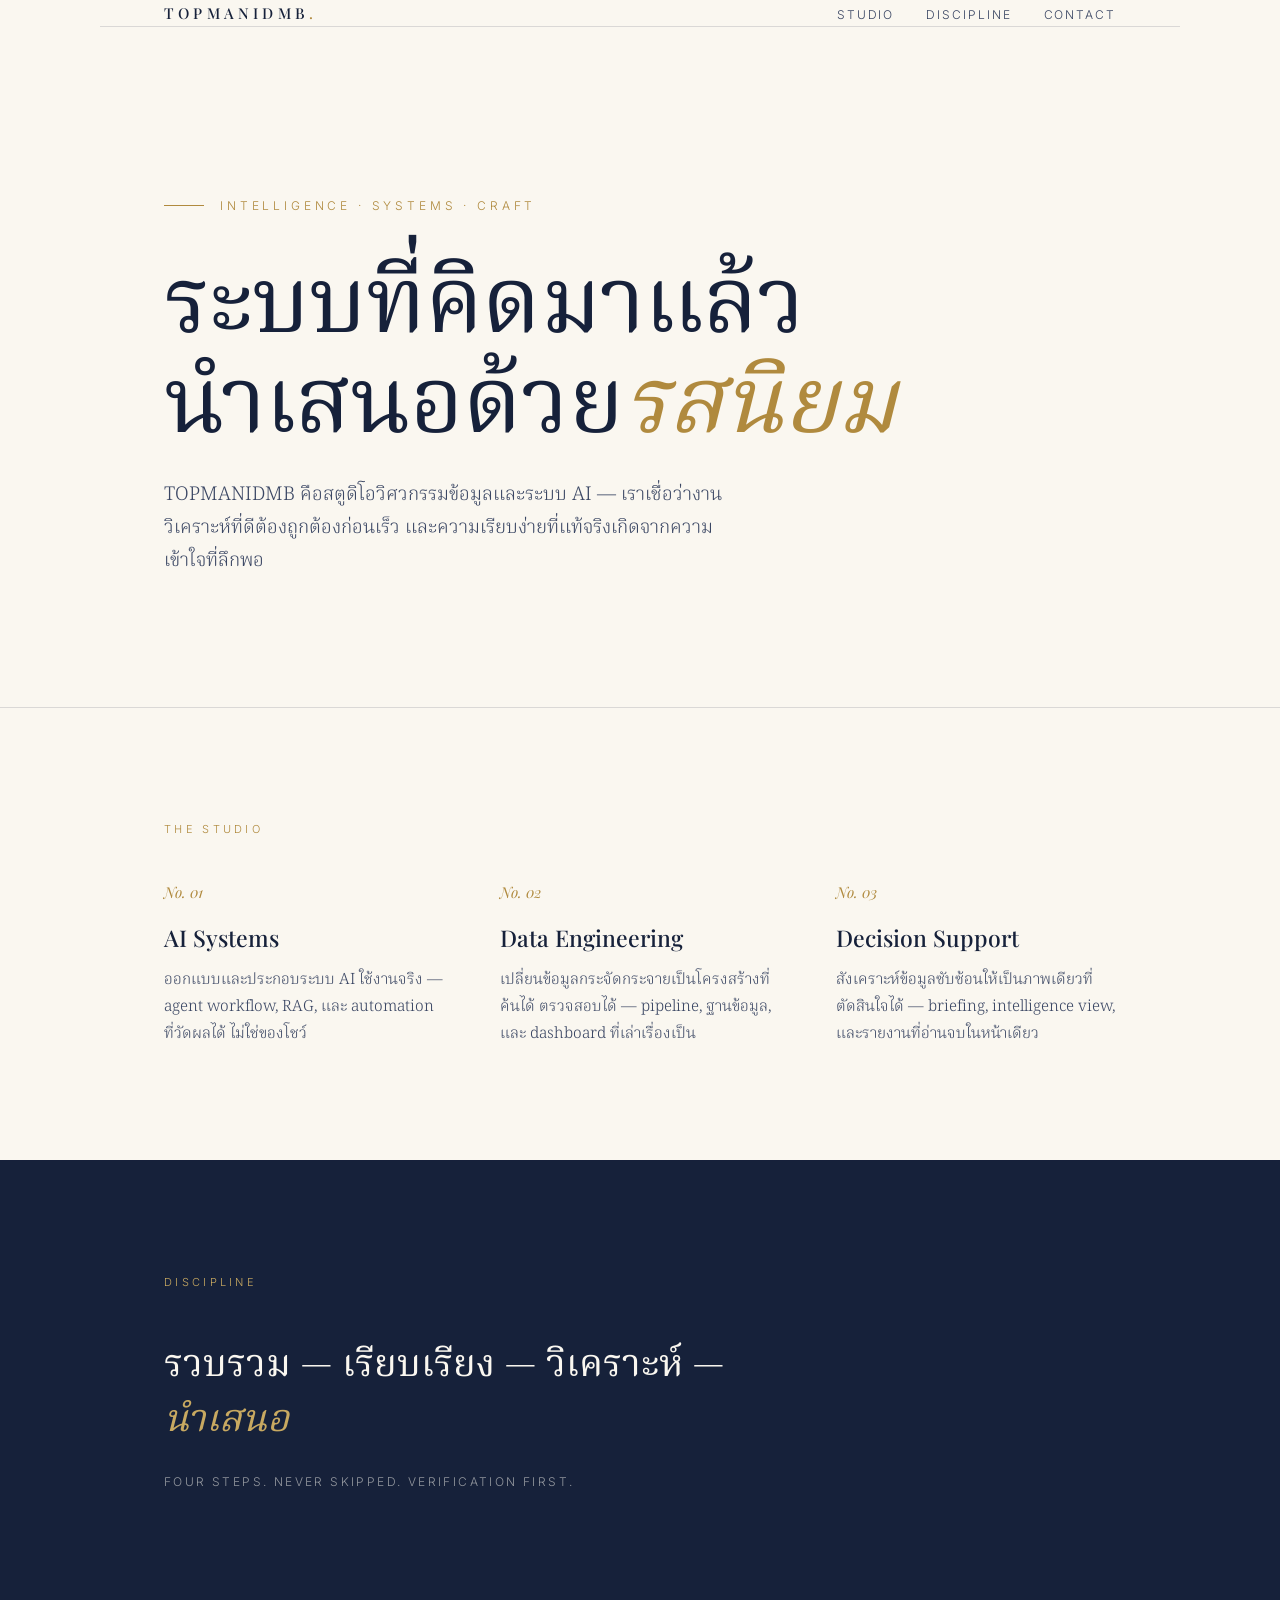
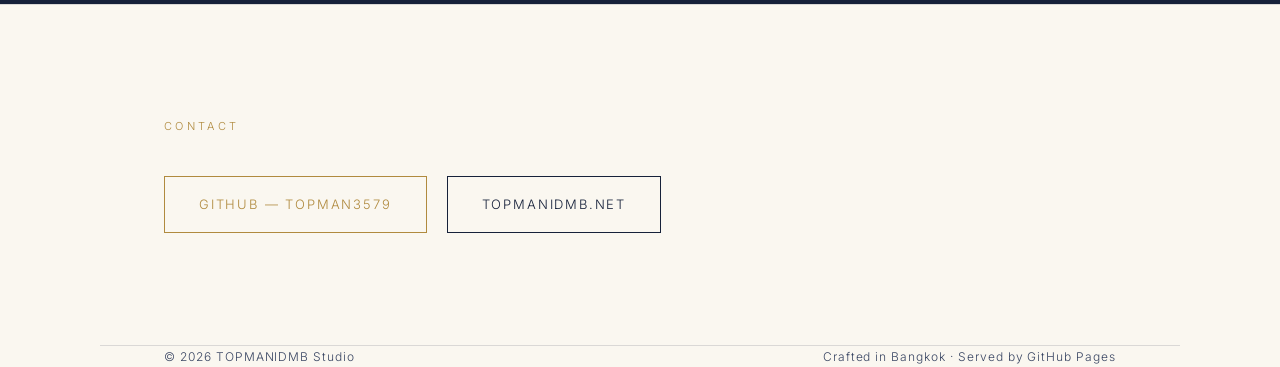
<file: studio/index.html>
<!DOCTYPE html>
<html lang="th">
<head>
<meta charset="UTF-8">
<meta name="viewport" content="width=device-width, initial-scale=1.0">
<title>TOPMANIDMB — Intelligence · Systems · Craft</title>
<meta name="description" content="TOPMANIDMB Studio — AI systems, data engineering, and decision-support craft. Built with discipline, presented with taste.">
<meta property="og:title" content="TOPMANIDMB — Intelligence · Systems · Craft">
<meta property="og:description" content="AI systems, data engineering, and decision-support craft.">
<meta property="og:type" content="website">
<link rel="preconnect" href="https://fonts.googleapis.com">
<link rel="preconnect" href="https://fonts.gstatic.com" crossorigin>
<link href="https://fonts.googleapis.com/css2?family=Playfair+Display:ital,wght@0,400;0,500;0,600;1,400&family=Noto+Serif+Thai:wght@300;400;500;600&family=Inter:wght@300;400;500&display=swap" rel="stylesheet">
<style>
  :root {
    --ivory: #FAF7F0;
    --ivory-deep: #F3EEE2;
    --navy: #16213A;
    --navy-soft: #3A4663;
    --gold: #B08A3E;
    --gold-soft: #C8A961;
    --hairline: rgba(22, 33, 58, 0.14);
  }
  * { margin: 0; padding: 0; box-sizing: border-box; }
  html { scroll-behavior: smooth; }
  body {
    background: var(--ivory);
    color: var(--navy);
    font-family: 'Noto Serif Thai', 'Playfair Display', serif;
    font-weight: 300;
    line-height: 1.75;
    -webkit-font-smoothing: antialiased;
  }
  ::selection { background: var(--gold-soft); color: var(--navy); }

  .frame {
    max-width: 1080px;
    margin: 0 auto;
    padding: 0 clamp(24px, 6vw, 64px);
  }

  /* ── Header ── */
  header {
    padding: clamp(28px, 4vw, 44px) 0;
    border-bottom: 1px solid var(--hairline);
  }
  .header-row {
    display: flex;
    justify-content: space-between;
    align-items: baseline;
  }
  .wordmark {
    font-family: 'Playfair Display', serif;
    font-size: 15px;
    letter-spacing: 0.28em;
    font-weight: 500;
    text-transform: uppercase;
  }
  .wordmark .dot { color: var(--gold); }
  nav { display: flex; gap: 32px; }
  nav a {
    font-family: 'Inter', sans-serif;
    font-size: 12px;
    letter-spacing: 0.16em;
    text-transform: uppercase;
    color: var(--navy-soft);
    text-decoration: none;
    transition: color 0.3s ease;
  }
  nav a:hover { color: var(--gold); }

  /* ── Hero ── */
  .hero {
    padding-block: clamp(80px, 14vw, 168px) clamp(72px, 10vw, 128px);
  }
  .kicker {
    font-family: 'Inter', sans-serif;
    font-size: 12px;
    letter-spacing: 0.32em;
    text-transform: uppercase;
    color: var(--gold);
    margin-bottom: 28px;
    display: flex;
    align-items: center;
    gap: 16px;
  }
  .kicker::before {
    content: "";
    width: 40px;
    height: 1px;
    background: var(--gold);
    display: inline-block;
  }
  h1 {
    font-family: 'Playfair Display', 'Noto Serif Thai', serif;
    font-size: clamp(44px, 8vw, 92px);
    font-weight: 400;
    line-height: 1.08;
    letter-spacing: -0.01em;
    max-width: 18ch;
  }
  h1 em {
    font-style: italic;
    color: var(--gold);
  }
  .hero-sub {
    margin-top: 36px;
    max-width: 52ch;
    font-size: clamp(16px, 2vw, 19px);
    color: var(--navy-soft);
  }

  /* ── Sections ── */
  section {
    border-top: 1px solid var(--hairline);
    padding: clamp(64px, 9vw, 112px) 0;
  }
  .section-label {
    font-family: 'Inter', sans-serif;
    font-size: 11px;
    letter-spacing: 0.3em;
    text-transform: uppercase;
    color: var(--gold);
    margin-bottom: 40px;
  }
  .grid {
    display: grid;
    grid-template-columns: repeat(auto-fit, minmax(260px, 1fr));
    gap: clamp(32px, 5vw, 56px);
  }
  .card h3 {
    font-family: 'Playfair Display', 'Noto Serif Thai', serif;
    font-size: 23px;
    font-weight: 500;
    margin-bottom: 14px;
    line-height: 1.3;
  }
  .card .num {
    font-family: 'Playfair Display', serif;
    font-style: italic;
    color: var(--gold);
    font-size: 15px;
    display: block;
    margin-bottom: 18px;
  }
  .card p {
    font-size: 15.5px;
    color: var(--navy-soft);
  }

  /* ── Principles strip ── */
  .principles {
    background: var(--navy);
    color: var(--ivory);
  }
  .principles .section-label { color: var(--gold-soft); }
  .principles blockquote {
    font-family: 'Playfair Display', 'Noto Serif Thai', serif;
    font-size: clamp(24px, 4vw, 38px);
    font-weight: 400;
    line-height: 1.45;
    max-width: 26ch;
  }
  .principles blockquote em { color: var(--gold-soft); font-style: italic; }
  .principles figcaption {
    margin-top: 28px;
    font-family: 'Inter', sans-serif;
    font-size: 12px;
    letter-spacing: 0.2em;
    text-transform: uppercase;
    color: rgba(250, 247, 240, 0.55);
  }

  /* ── Contact ── */
  .contact-row {
    display: flex;
    flex-wrap: wrap;
    gap: 20px;
    margin-top: 8px;
  }
  .btn {
    font-family: 'Inter', sans-serif;
    font-size: 13px;
    letter-spacing: 0.14em;
    text-transform: uppercase;
    text-decoration: none;
    padding: 16px 34px;
    border: 1px solid var(--navy);
    color: var(--navy);
    transition: all 0.35s ease;
  }
  .btn:hover { background: var(--navy); color: var(--ivory); }
  .btn.gold {
    border-color: var(--gold);
    color: var(--gold);
  }
  .btn.gold:hover { background: var(--gold); color: var(--ivory); }

  /* ── Footer ── */
  footer {
    border-top: 1px solid var(--hairline);
    padding: 40px 0 56px;
    display: flex;
    flex-wrap: wrap;
    justify-content: space-between;
    gap: 16px;
    font-family: 'Inter', sans-serif;
    font-size: 12px;
    letter-spacing: 0.08em;
    color: var(--navy-soft);
  }

  /* ── Reveal animation ── */
  .reveal {
    opacity: 0;
    transform: translateY(24px);
    transition: opacity 0.9s ease, transform 0.9s ease;
  }
  .reveal.in {
    opacity: 1;
    transform: none;
  }
  @media (prefers-reduced-motion: reduce) {
    .reveal { opacity: 1; transform: none; transition: none; }
  }
  @media (max-width: 560px) {
    nav { display: none; }
    .kicker { font-size: 10px; letter-spacing: 0.22em; }
    .kicker::before { width: 24px; flex-shrink: 0; }
  }
</style>
</head>
<body>

<header class="frame">
  <div class="header-row">
    <div class="wordmark">TOPMANIDMB<span class="dot">.</span></div>
    <nav>
      <a href="#studio">Studio</a>
      <a href="#work">Discipline</a>
      <a href="#contact">Contact</a>
    </nav>
  </div>
</header>

<main>
  <div class="hero frame">
    <div class="kicker reveal">Intelligence · Systems · Craft</div>
    <h1 class="reveal">ระบบที่คิดมาแล้ว<br>นำเสนอด้วย<em>รสนิยม</em></h1>
    <p class="hero-sub reveal">
      TOPMANIDMB คือสตูดิโอวิศวกรรมข้อมูลและระบบ AI —
      เราเชื่อว่างานวิเคราะห์ที่ดีต้องถูกต้องก่อนเร็ว
      และความเรียบง่ายที่แท้จริงเกิดจากความเข้าใจที่ลึกพอ
    </p>
  </div>

  <section id="studio">
    <div class="frame">
      <div class="section-label reveal">The Studio</div>
      <div class="grid">
        <div class="card reveal">
          <span class="num">No. 01</span>
          <h3>AI Systems</h3>
          <p>ออกแบบและประกอบระบบ AI ใช้งานจริง — agent workflow, RAG,
             และ automation ที่วัดผลได้ ไม่ใช่ของโชว์</p>
        </div>
        <div class="card reveal">
          <span class="num">No. 02</span>
          <h3>Data Engineering</h3>
          <p>เปลี่ยนข้อมูลกระจัดกระจายเป็นโครงสร้างที่ค้นได้ ตรวจสอบได้
             — pipeline, ฐานข้อมูล, และ dashboard ที่เล่าเรื่องเป็น</p>
        </div>
        <div class="card reveal">
          <span class="num">No. 03</span>
          <h3>Decision Support</h3>
          <p>สังเคราะห์ข้อมูลซับซ้อนให้เป็นภาพเดียวที่ตัดสินใจได้
             — briefing, intelligence view, และรายงานที่อ่านจบในหน้าเดียว</p>
        </div>
      </div>
    </div>
  </section>

  <section class="principles" id="work">
    <div class="frame">
      <div class="section-label reveal">Discipline</div>
      <figure>
        <blockquote class="reveal">
          รวบรวม — เรียบเรียง — วิเคราะห์ — <em>นำเสนอ</em>
        </blockquote>
        <figcaption class="reveal">
          Four steps. Never skipped. Verification first.
        </figcaption>
      </figure>
    </div>
  </section>

  <section id="contact">
    <div class="frame">
      <div class="section-label reveal">Contact</div>
      <div class="contact-row reveal">
        <a class="btn gold" href="https://github.com/Topman3579" rel="noopener">GitHub — Topman3579</a>
        <a class="btn" href="https://topmanidmb.net" rel="noopener">topmanidmb.net</a>
      </div>
    </div>
  </section>
</main>

<footer class="frame">
  <span>© 2026 TOPMANIDMB Studio</span>
  <span>Crafted in Bangkok · Served by GitHub Pages</span>
</footer>

<script>
  const io = new IntersectionObserver((entries) => {
    entries.forEach(e => { if (e.isIntersecting) { e.target.classList.add('in'); io.unobserve(e.target); } });
  }, { threshold: 0.15 });
  document.querySelectorAll('.reveal').forEach(el => io.observe(el));
</script>

</body>
</html>
</file>
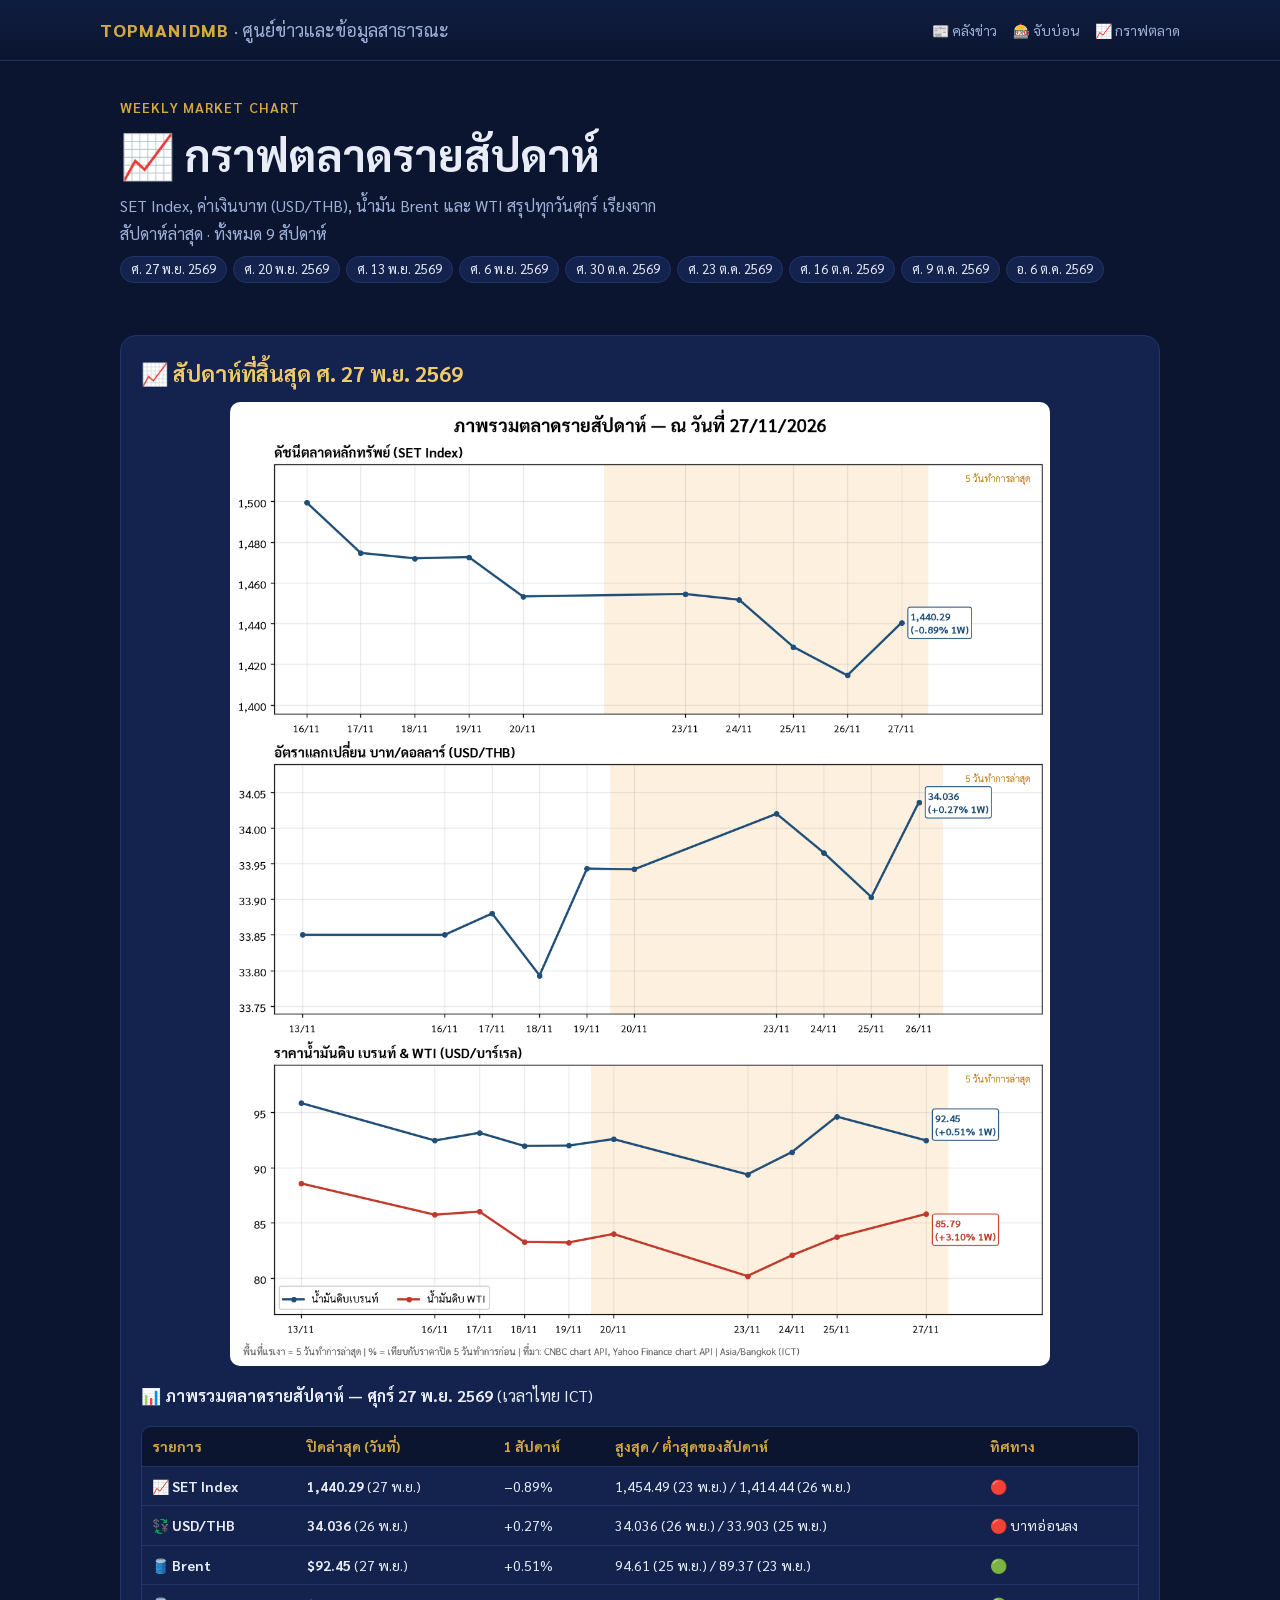
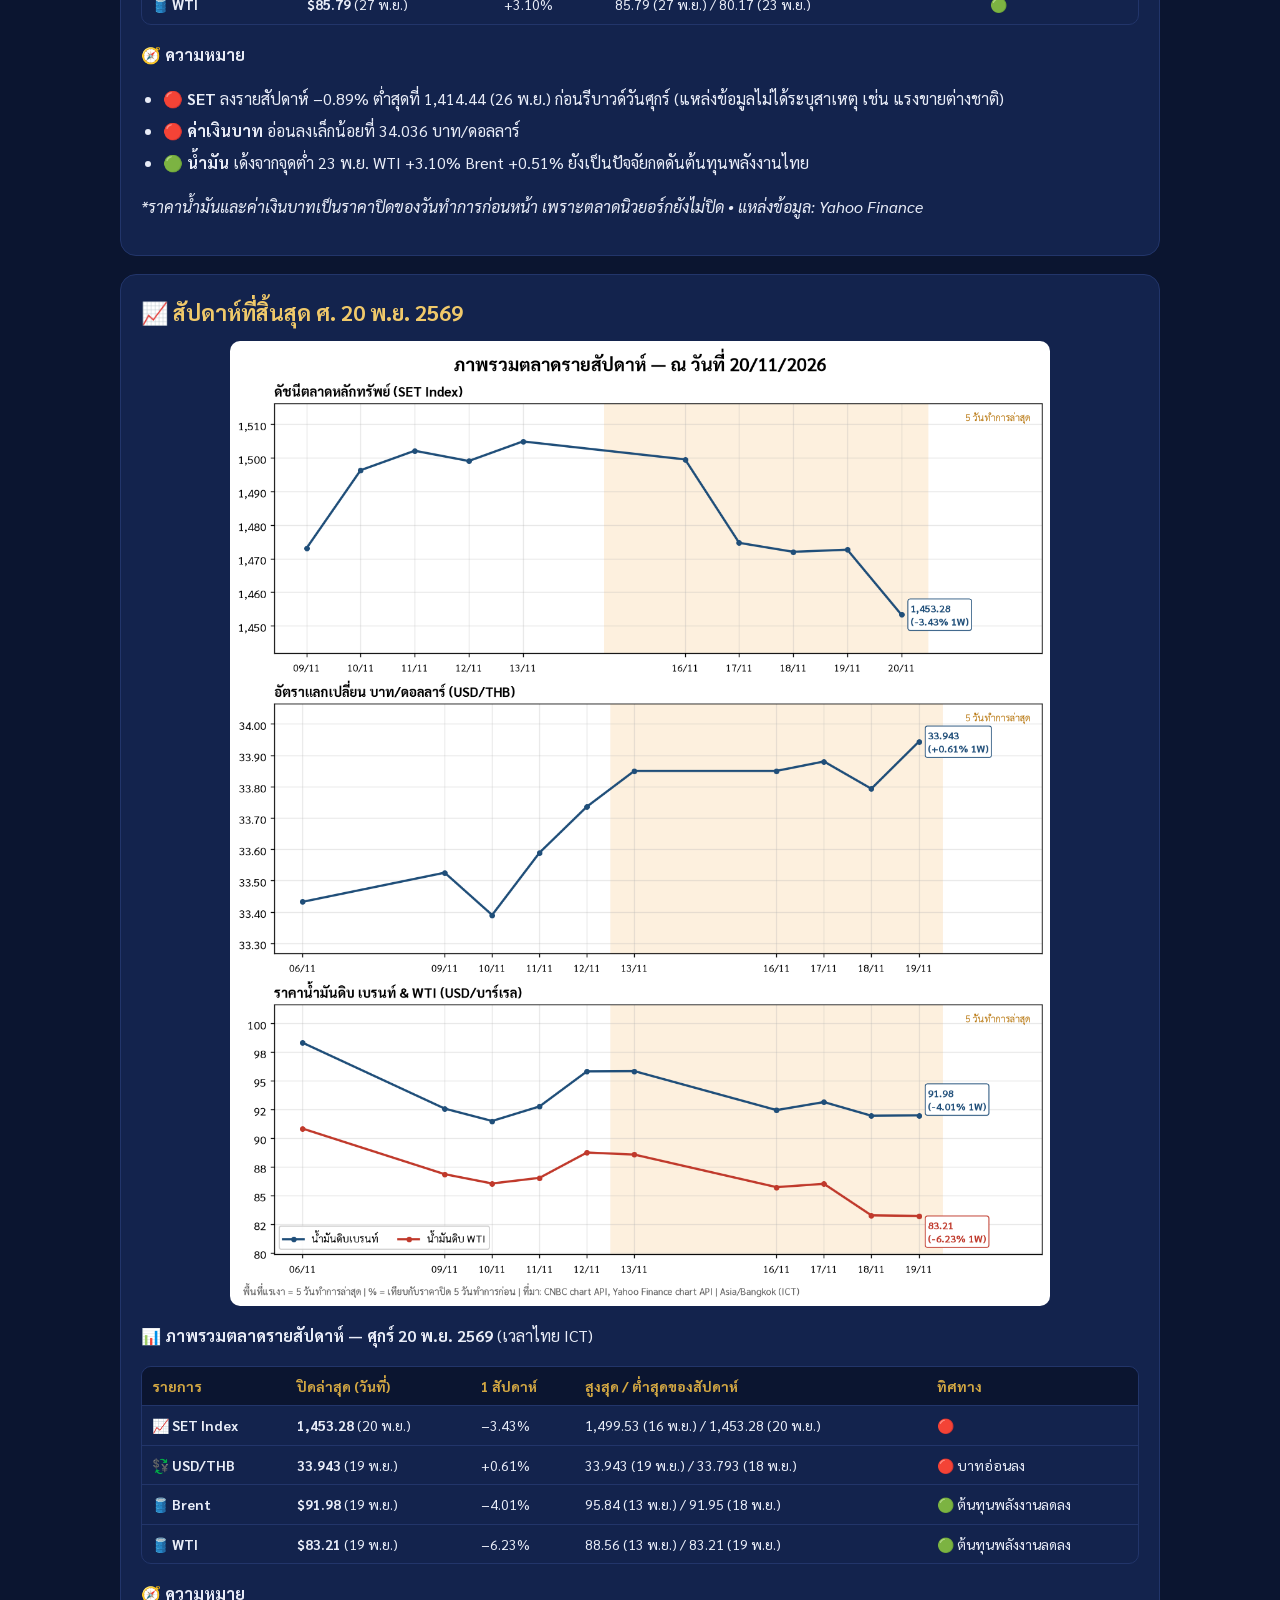
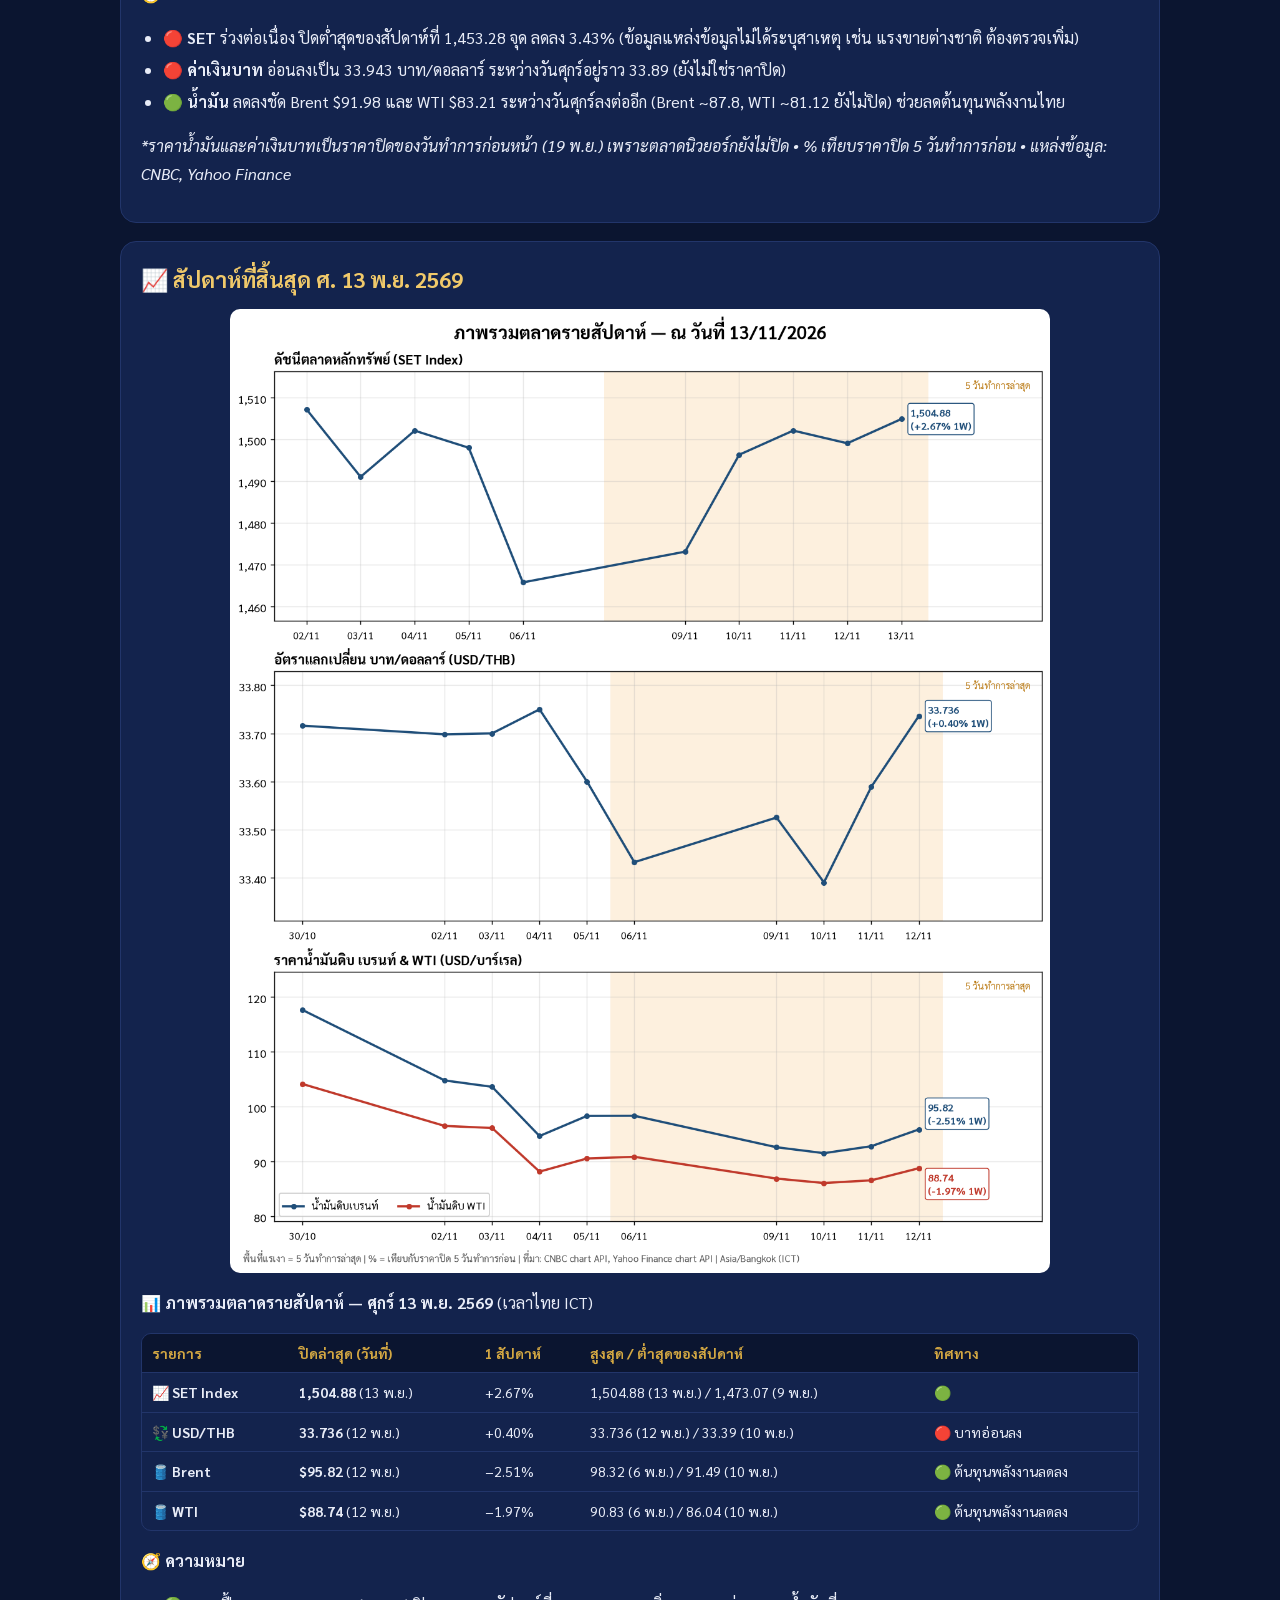
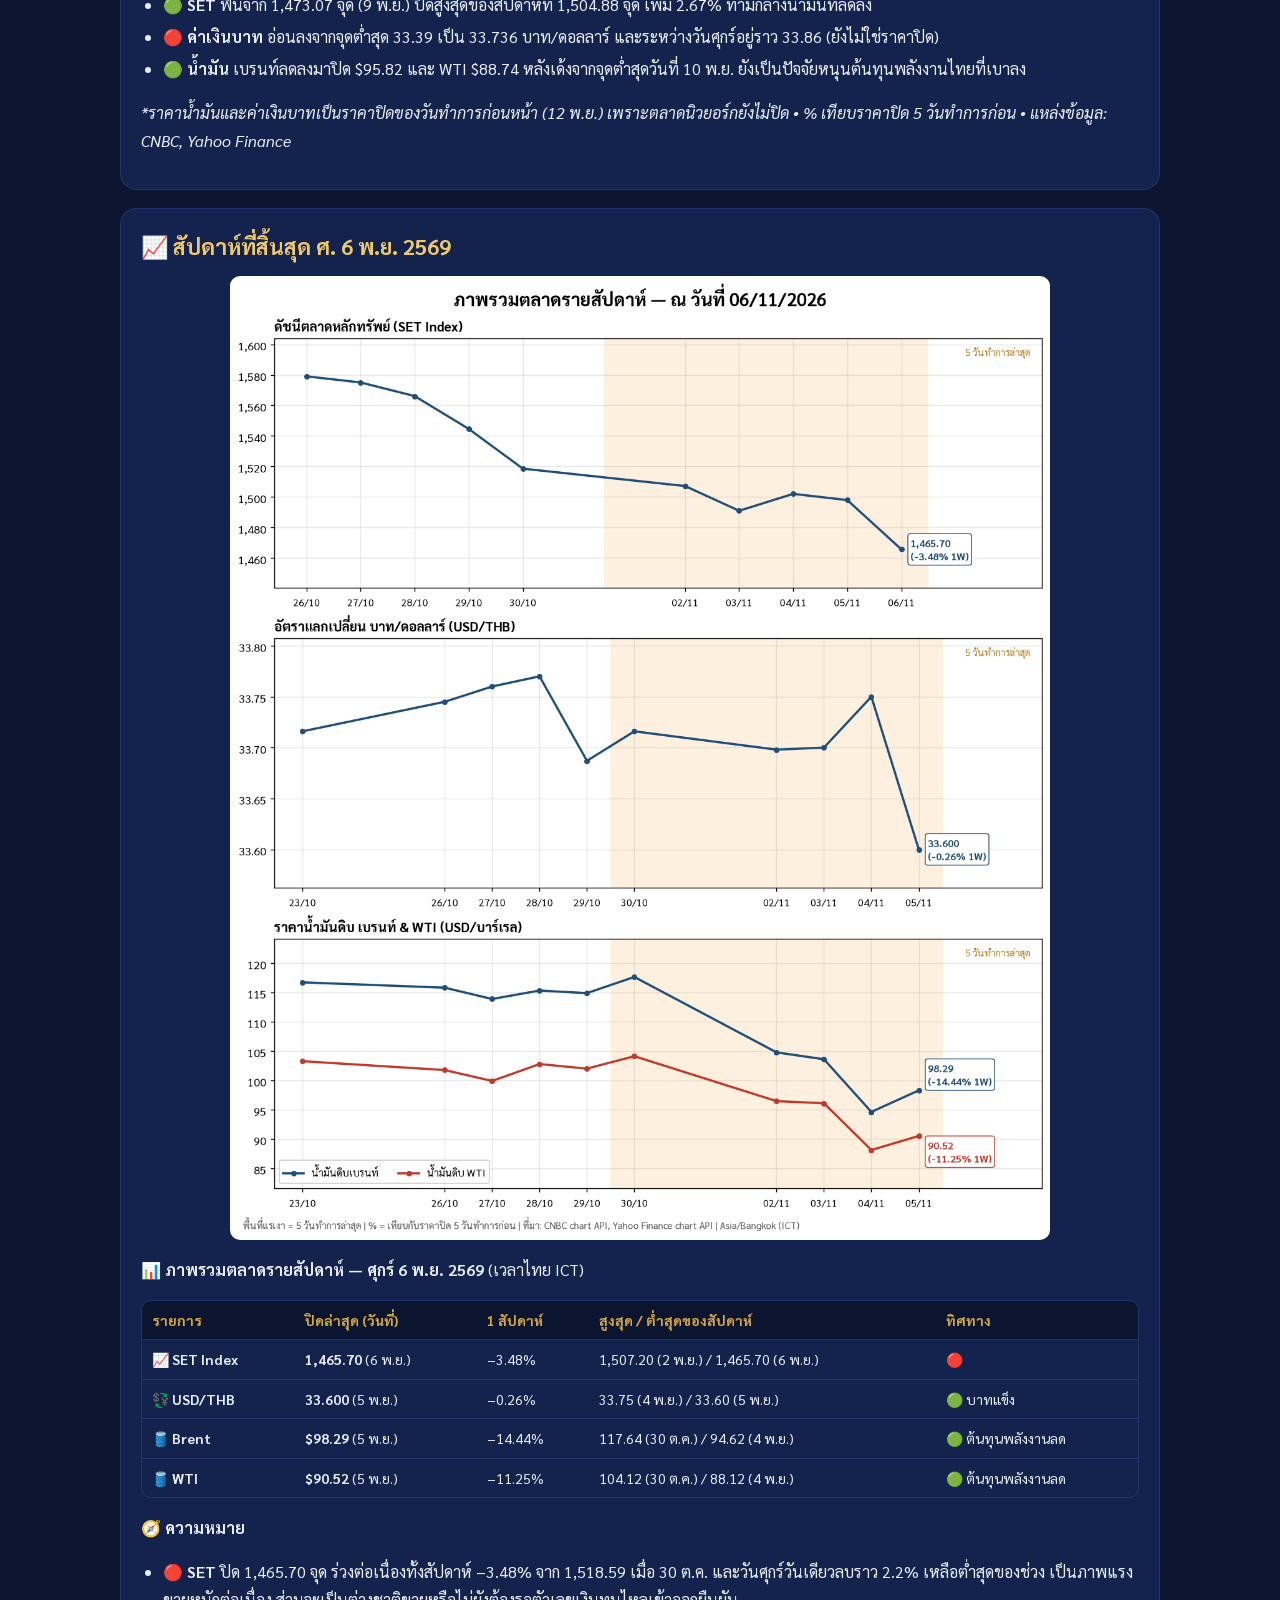
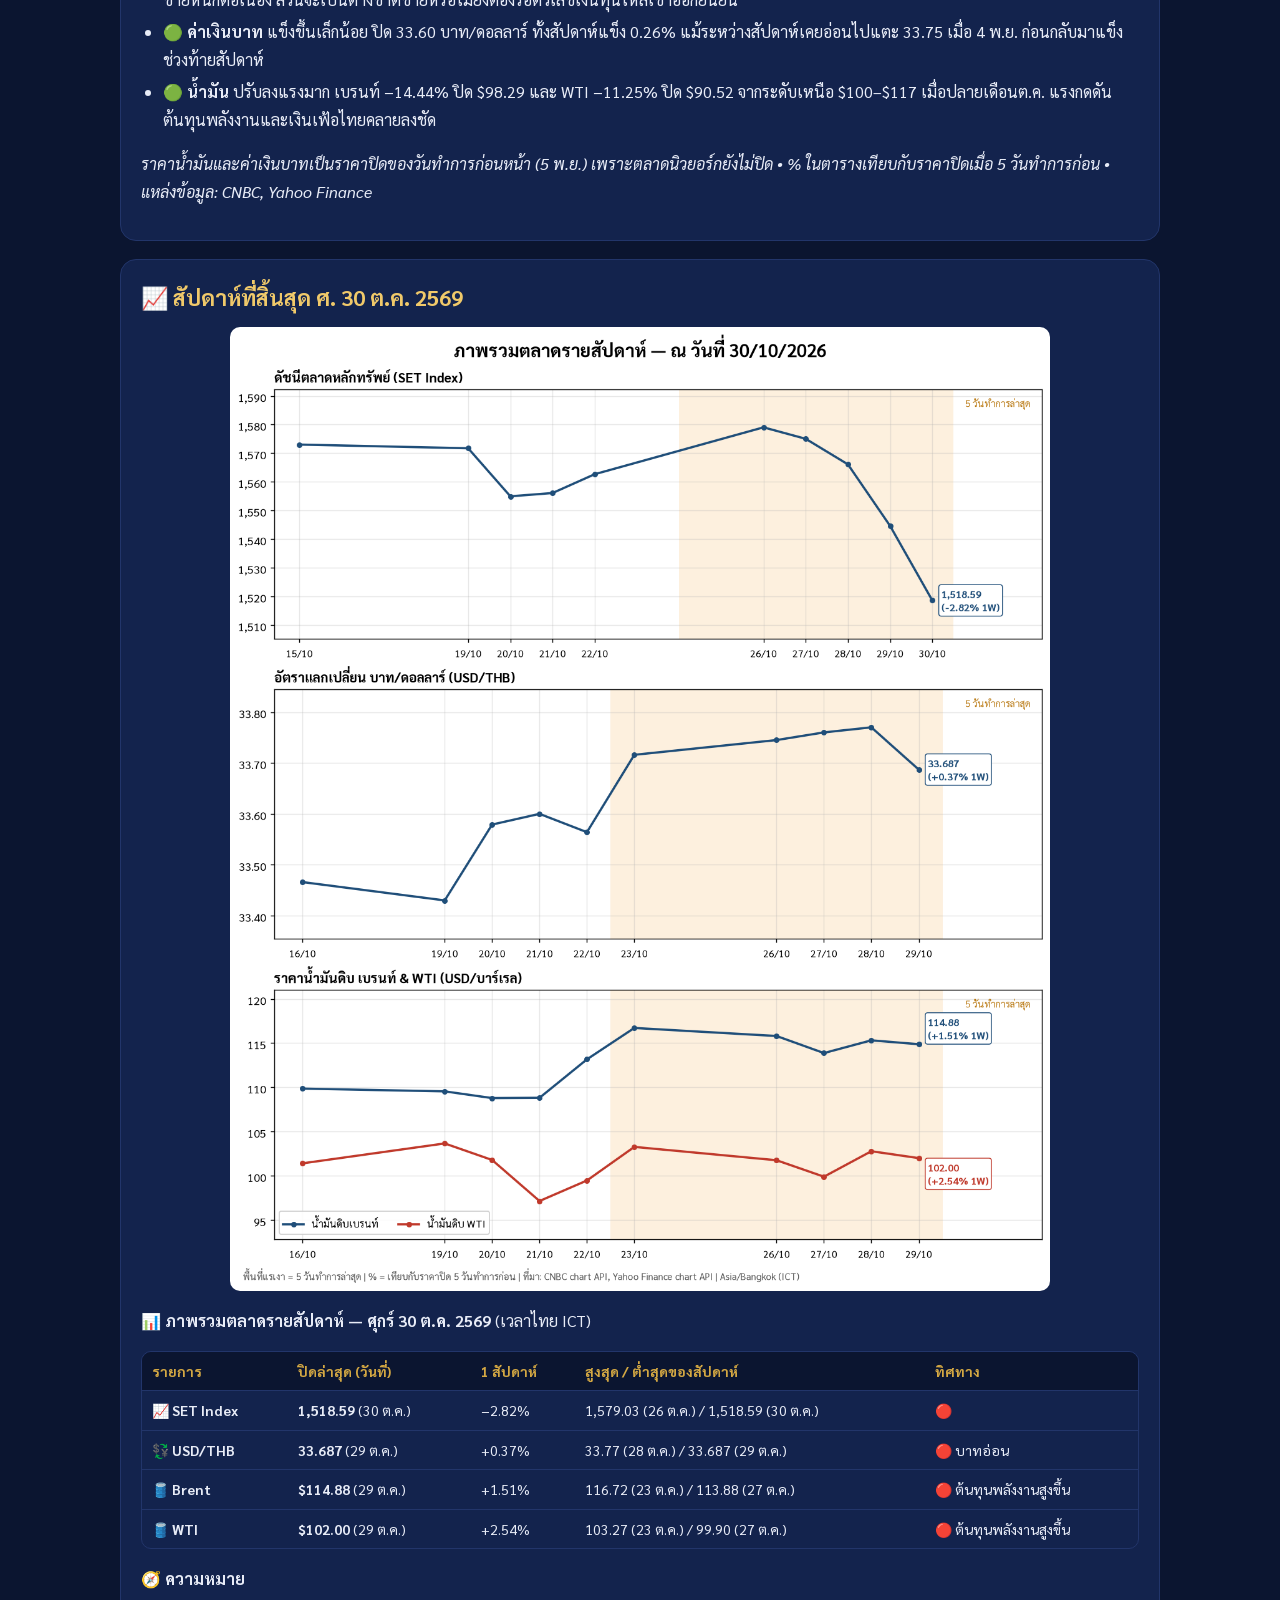
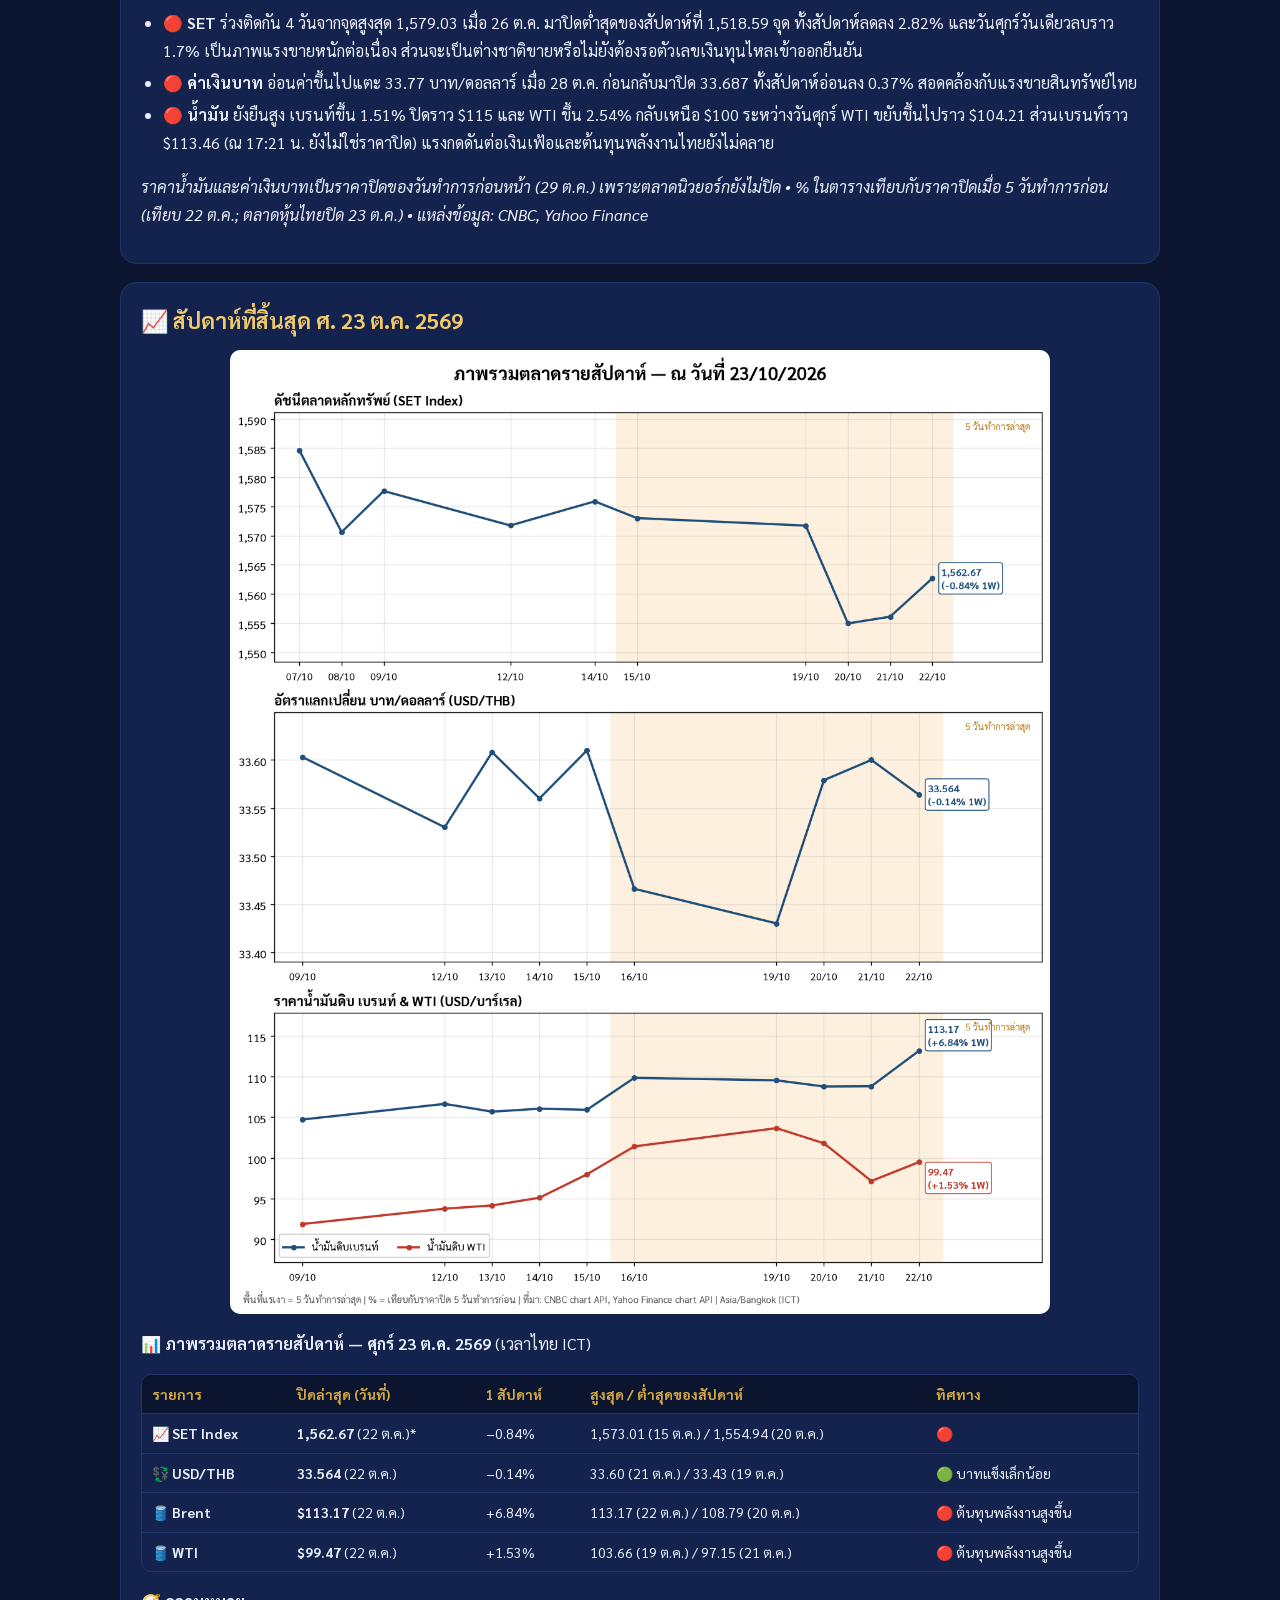
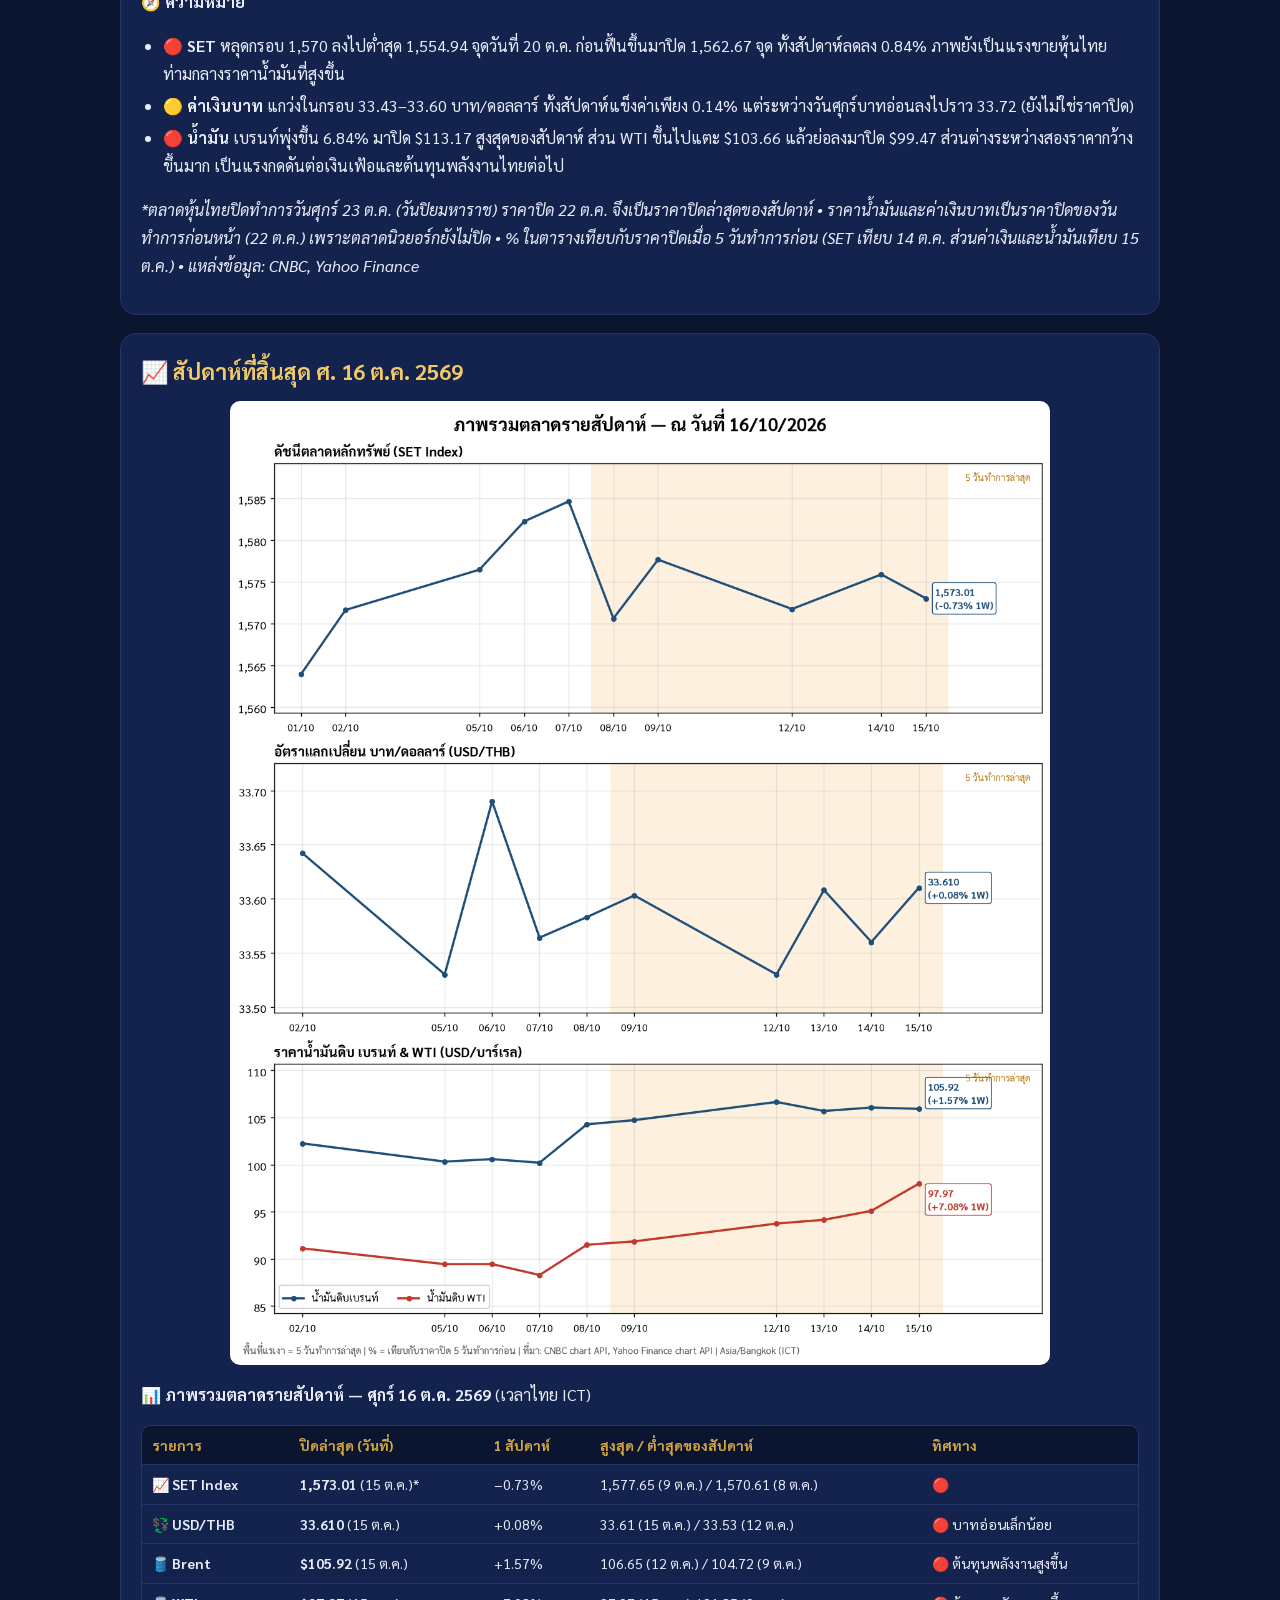
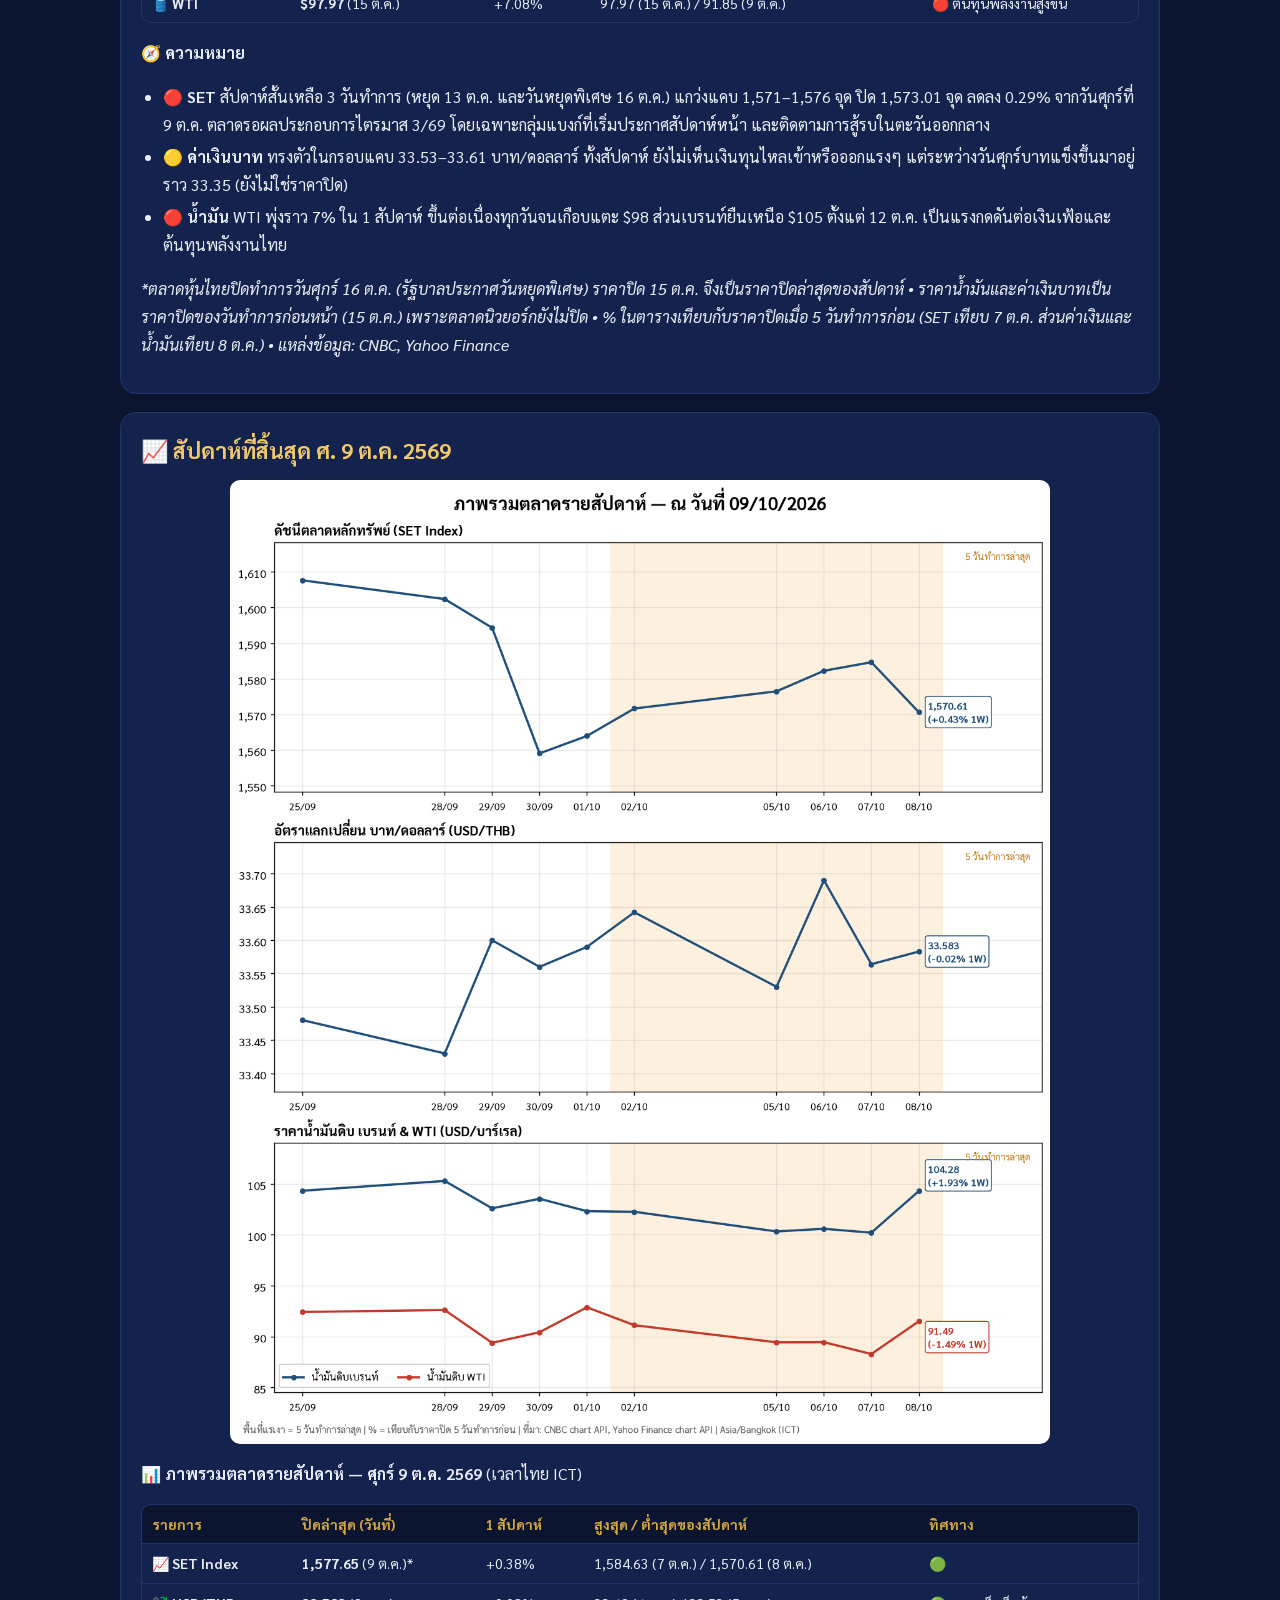
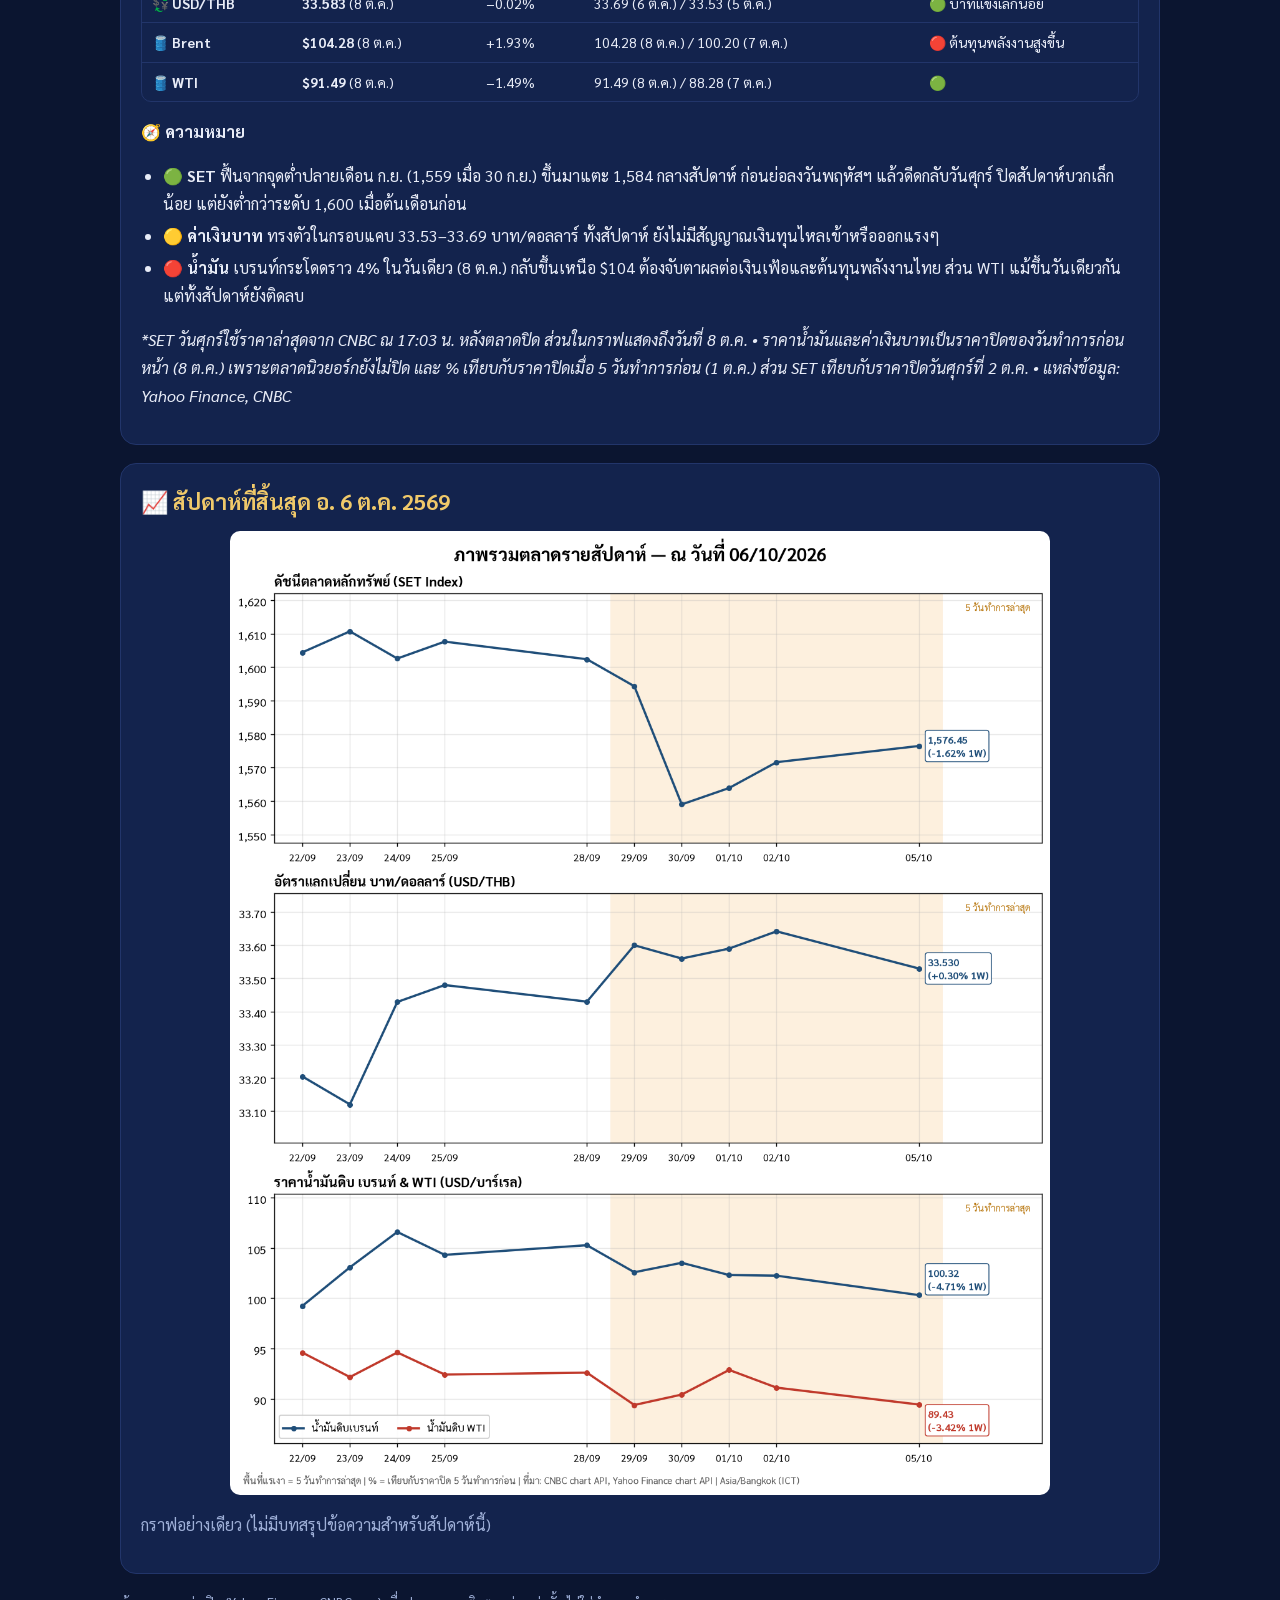
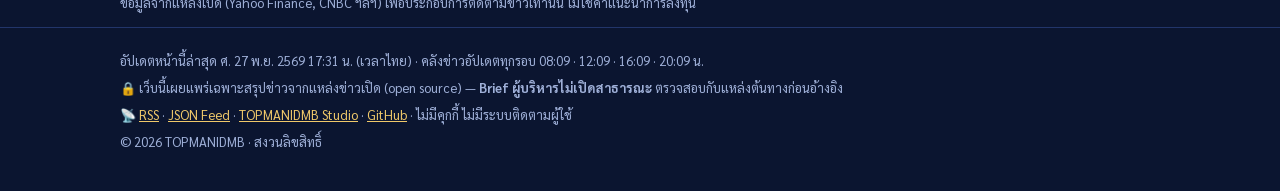
<file: weekly-chart/index.html>
<!doctype html><html lang="th"><head><meta charset="utf-8"><meta name="viewport" content="width=device-width,initial-scale=1">
<title>📈 กราฟตลาดรายสัปดาห์ | TOPMANIDMB · ศูนย์ข่าวและข้อมูลสาธารณะ</title><meta name="description" content="กราฟและบทสรุป SET, USD/THB, Brent, WTI รายสัปดาห์ ทุกวันศุกร์ (เวลาไทย)"><link rel="canonical" href="https://topman3579.github.io/weekly-chart/">
<meta property="og:type" content="website"><meta property="og:site_name" content="TOPMANIDMB · ศูนย์ข่าวและข้อมูลสาธารณะ"><meta property="og:title" content="📈 กราฟตลาดรายสัปดาห์ | TOPMANIDMB · ศูนย์ข่าวและข้อมูลสาธารณะ"><meta property="og:description" content="กราฟและบทสรุป SET, USD/THB, Brent, WTI รายสัปดาห์ ทุกวันศุกร์ (เวลาไทย)">
<meta property="og:url" content="https://topman3579.github.io/weekly-chart/"><meta property="og:image" content="https://topman3579.github.io/assets/og.png"><meta property="og:image:width" content="1200"><meta property="og:image:height" content="630"><meta property="og:locale" content="th_TH">
<meta name="twitter:card" content="summary_large_image"><meta name="twitter:title" content="📈 กราฟตลาดรายสัปดาห์ | TOPMANIDMB · ศูนย์ข่าวและข้อมูลสาธารณะ"><meta name="twitter:description" content="กราฟและบทสรุป SET, USD/THB, Brent, WTI รายสัปดาห์ ทุกวันศุกร์ (เวลาไทย)"><meta name="twitter:image" content="https://topman3579.github.io/assets/og.png">
<meta name="theme-color" content="#0b1530"><link rel="icon" href="/favicon.svg" type="image/svg+xml">
<link rel="alternate" type="application/rss+xml" title="GrokNews คลังข่าว RSS" href="/groknews-archive/feed.xml">
<link rel="preconnect" href="https://fonts.googleapis.com"><link rel="preconnect" href="https://fonts.gstatic.com" crossorigin>
<link href="https://fonts.googleapis.com/css2?family=Sarabun:wght@400;600;700;800&display=swap" rel="stylesheet">
<link rel="stylesheet" href="/assets/site.css"></head><body><header class="top"><div class="wrap bar"><a class="logo" href="/">TOPMANIDMB <span>· ศูนย์ข่าวและข้อมูลสาธารณะ</span></a>
<nav><a href="/groknews-archive/">📰 คลังข่าว</a><a href="/groknews-archive/?cat=raid">🎰 จับบ่อน</a><a href="/weekly-chart/">📈 กราฟตลาด</a></nav></div></header><main class="wrap">
<section class="hero"><div class="kick">WEEKLY MARKET CHART</div><h1>📈 กราฟตลาดรายสัปดาห์</h1><p class="lead">SET Index, ค่าเงินบาท (USD/THB), น้ำมัน Brent และ WTI สรุปทุกวันศุกร์ เรียงจากสัปดาห์ล่าสุด · ทั้งหมด 9 สัปดาห์</p>
<nav class="toc"><a href="#w-2026-11-27">ศ. 27 พ.ย. 2569</a><a href="#w-2026-11-20">ศ. 20 พ.ย. 2569</a><a href="#w-2026-11-13">ศ. 13 พ.ย. 2569</a><a href="#w-2026-11-06">ศ. 6 พ.ย. 2569</a><a href="#w-2026-10-30">ศ. 30 ต.ค. 2569</a><a href="#w-2026-10-23">ศ. 23 ต.ค. 2569</a><a href="#w-2026-10-16">ศ. 16 ต.ค. 2569</a><a href="#w-2026-10-09">ศ. 9 ต.ค. 2569</a><a href="#w-2026-10-06">อ. 6 ต.ค. 2569</a></nav></section><section class="chart" id="w-2026-11-27"><h2>📈 สัปดาห์ที่สิ้นสุด ศ. 27 พ.ย. 2569</h2><a href="weekly_2026-11-27.png"><img src="weekly_2026-11-27.png" alt="กราฟตลาดรายสัปดาห์ ศ. 27 พ.ย. 2569" loading="eager" width="1315" height="1546"></a><p>📊 <b>ภาพรวมตลาดรายสัปดาห์ — ศุกร์ 27 พ.ย. 2569</b> (เวลาไทย ICT)</p>
<div class="tw"><table><thead><tr><th>รายการ</th><th>ปิดล่าสุด (วันที่)</th><th>1 สัปดาห์</th><th>สูงสุด / ต่ำสุดของสัปดาห์</th><th>ทิศทาง</th></tr></thead><tbody><tr><td>📈 <b>SET Index</b></td><td><b>1,440.29</b> (27 พ.ย.)</td><td>−0.89%</td><td>1,454.49 (23 พ.ย.) / 1,414.44 (26 พ.ย.)</td><td>🔴</td></tr><tr><td>💱 <b>USD/THB</b></td><td><b>34.036</b> (26 พ.ย.)</td><td>+0.27%</td><td>34.036 (26 พ.ย.) / 33.903 (25 พ.ย.)</td><td>🔴 บาทอ่อนลง</td></tr><tr><td>🛢️ <b>Brent</b></td><td><b>$92.45</b> (27 พ.ย.)</td><td>+0.51%</td><td>94.61 (25 พ.ย.) / 89.37 (23 พ.ย.)</td><td>🟢</td></tr><tr><td>🛢️ <b>WTI</b></td><td><b>$85.79</b> (27 พ.ย.)</td><td>+3.10%</td><td>85.79 (27 พ.ย.) / 80.17 (23 พ.ย.)</td><td>🟢</td></tr></tbody></table></div>
<p>🧭 <b>ความหมาย</b></p>
<ul><li>🔴 <b>SET</b> ลงรายสัปดาห์ −0.89% ต่ำสุดที่ 1,414.44 (26 พ.ย.) ก่อนรีบาวด์วันศุกร์ (แหล่งข้อมูลไม่ได้ระบุสาเหตุ เช่น แรงขายต่างชาติ)</li><li>🔴 <b>ค่าเงินบาท</b> อ่อนลงเล็กน้อยที่ 34.036 บาท/ดอลลาร์</li><li>🟢 <b>น้ำมัน</b> เด้งจากจุดต่ำ 23 พ.ย. WTI +3.10% Brent +0.51% ยังเป็นปัจจัยกดดันต้นทุนพลังงานไทย</li></ul>
<p><i>*ราคาน้ำมันและค่าเงินบาทเป็นราคาปิดของวันทำการก่อนหน้า เพราะตลาดนิวยอร์กยังไม่ปิด • แหล่งข้อมูล: Yahoo Finance</i></p></section><section class="chart" id="w-2026-11-20"><h2>📈 สัปดาห์ที่สิ้นสุด ศ. 20 พ.ย. 2569</h2><a href="weekly_2026-11-20.png"><img src="weekly_2026-11-20.png" alt="กราฟตลาดรายสัปดาห์ ศ. 20 พ.ย. 2569" loading="lazy" width="1315" height="1546"></a><p>📊 <b>ภาพรวมตลาดรายสัปดาห์ — ศุกร์ 20 พ.ย. 2569</b> (เวลาไทย ICT)</p>
<div class="tw"><table><thead><tr><th>รายการ</th><th>ปิดล่าสุด (วันที่)</th><th>1 สัปดาห์</th><th>สูงสุด / ต่ำสุดของสัปดาห์</th><th>ทิศทาง</th></tr></thead><tbody><tr><td>📈 <b>SET Index</b></td><td><b>1,453.28</b> (20 พ.ย.)</td><td>−3.43%</td><td>1,499.53 (16 พ.ย.) / 1,453.28 (20 พ.ย.)</td><td>🔴</td></tr><tr><td>💱 <b>USD/THB</b></td><td><b>33.943</b> (19 พ.ย.)</td><td>+0.61%</td><td>33.943 (19 พ.ย.) / 33.793 (18 พ.ย.)</td><td>🔴 บาทอ่อนลง</td></tr><tr><td>🛢️ <b>Brent</b></td><td><b>$91.98</b> (19 พ.ย.)</td><td>−4.01%</td><td>95.84 (13 พ.ย.) / 91.95 (18 พ.ย.)</td><td>🟢 ต้นทุนพลังงานลดลง</td></tr><tr><td>🛢️ <b>WTI</b></td><td><b>$83.21</b> (19 พ.ย.)</td><td>−6.23%</td><td>88.56 (13 พ.ย.) / 83.21 (19 พ.ย.)</td><td>🟢 ต้นทุนพลังงานลดลง</td></tr></tbody></table></div>
<p>🧭 <b>ความหมาย</b></p>
<ul><li>🔴 <b>SET</b> ร่วงต่อเนื่อง ปิดต่ำสุดของสัปดาห์ที่ 1,453.28 จุด ลดลง 3.43% (ข้อมูลแหล่งข้อมูลไม่ได้ระบุสาเหตุ เช่น แรงขายต่างชาติ ต้องตรวจเพิ่ม)</li><li>🔴 <b>ค่าเงินบาท</b> อ่อนลงเป็น 33.943 บาท/ดอลลาร์ ระหว่างวันศุกร์อยู่ราว 33.89 (ยังไม่ใช่ราคาปิด)</li><li>🟢 <b>น้ำมัน</b> ลดลงชัด Brent $91.98 และ WTI $83.21 ระหว่างวันศุกร์ลงต่ออีก (Brent ~87.8, WTI ~81.12 ยังไม่ปิด) ช่วยลดต้นทุนพลังงานไทย</li></ul>
<p><i>*ราคาน้ำมันและค่าเงินบาทเป็นราคาปิดของวันทำการก่อนหน้า (19 พ.ย.) เพราะตลาดนิวยอร์กยังไม่ปิด • % เทียบราคาปิด 5 วันทำการก่อน • แหล่งข้อมูล: CNBC, Yahoo Finance</i></p></section><section class="chart" id="w-2026-11-13"><h2>📈 สัปดาห์ที่สิ้นสุด ศ. 13 พ.ย. 2569</h2><a href="weekly_2026-11-13.png"><img src="weekly_2026-11-13.png" alt="กราฟตลาดรายสัปดาห์ ศ. 13 พ.ย. 2569" loading="lazy" width="1315" height="1546"></a><p>📊 <b>ภาพรวมตลาดรายสัปดาห์ — ศุกร์ 13 พ.ย. 2569</b> (เวลาไทย ICT)</p>
<div class="tw"><table><thead><tr><th>รายการ</th><th>ปิดล่าสุด (วันที่)</th><th>1 สัปดาห์</th><th>สูงสุด / ต่ำสุดของสัปดาห์</th><th>ทิศทาง</th></tr></thead><tbody><tr><td>📈 <b>SET Index</b></td><td><b>1,504.88</b> (13 พ.ย.)</td><td>+2.67%</td><td>1,504.88 (13 พ.ย.) / 1,473.07 (9 พ.ย.)</td><td>🟢</td></tr><tr><td>💱 <b>USD/THB</b></td><td><b>33.736</b> (12 พ.ย.)</td><td>+0.40%</td><td>33.736 (12 พ.ย.) / 33.39 (10 พ.ย.)</td><td>🔴 บาทอ่อนลง</td></tr><tr><td>🛢️ <b>Brent</b></td><td><b>$95.82</b> (12 พ.ย.)</td><td>−2.51%</td><td>98.32 (6 พ.ย.) / 91.49 (10 พ.ย.)</td><td>🟢 ต้นทุนพลังงานลดลง</td></tr><tr><td>🛢️ <b>WTI</b></td><td><b>$88.74</b> (12 พ.ย.)</td><td>−1.97%</td><td>90.83 (6 พ.ย.) / 86.04 (10 พ.ย.)</td><td>🟢 ต้นทุนพลังงานลดลง</td></tr></tbody></table></div>
<p>🧭 <b>ความหมาย</b></p>
<ul><li>🟢 <b>SET</b> ฟื้นจาก 1,473.07 จุด (9 พ.ย.) ปิดสูงสุดของสัปดาห์ที่ 1,504.88 จุด เพิ่ม 2.67% ท่ามกลางน้ำมันที่ลดลง</li><li>🔴 <b>ค่าเงินบาท</b> อ่อนลงจากจุดต่ำสุด 33.39 เป็น 33.736 บาท/ดอลลาร์ และระหว่างวันศุกร์อยู่ราว 33.86 (ยังไม่ใช่ราคาปิด)</li><li>🟢 <b>น้ำมัน</b> เบรนท์ลดลงมาปิด $95.82 และ WTI $88.74 หลังเด้งจากจุดต่ำสุดวันที่ 10 พ.ย. ยังเป็นปัจจัยหนุนต้นทุนพลังงานไทยที่เบาลง</li></ul>
<p><i>*ราคาน้ำมันและค่าเงินบาทเป็นราคาปิดของวันทำการก่อนหน้า (12 พ.ย.) เพราะตลาดนิวยอร์กยังไม่ปิด • % เทียบราคาปิด 5 วันทำการก่อน • แหล่งข้อมูล: CNBC, Yahoo Finance</i></p></section><section class="chart" id="w-2026-11-06"><h2>📈 สัปดาห์ที่สิ้นสุด ศ. 6 พ.ย. 2569</h2><a href="weekly_2026-11-06.png"><img src="weekly_2026-11-06.png" alt="กราฟตลาดรายสัปดาห์ ศ. 6 พ.ย. 2569" loading="lazy" width="1315" height="1546"></a><p>📊 <b>ภาพรวมตลาดรายสัปดาห์ — ศุกร์ 6 พ.ย. 2569</b> (เวลาไทย ICT)</p>
<div class="tw"><table><thead><tr><th>รายการ</th><th>ปิดล่าสุด (วันที่)</th><th>1 สัปดาห์</th><th>สูงสุด / ต่ำสุดของสัปดาห์</th><th>ทิศทาง</th></tr></thead><tbody><tr><td>📈 <b>SET Index</b></td><td><b>1,465.70</b> (6 พ.ย.)</td><td>−3.48%</td><td>1,507.20 (2 พ.ย.) / 1,465.70 (6 พ.ย.)</td><td>🔴</td></tr><tr><td>💱 <b>USD/THB</b></td><td><b>33.600</b> (5 พ.ย.)</td><td>−0.26%</td><td>33.75 (4 พ.ย.) / 33.60 (5 พ.ย.)</td><td>🟢 บาทแข็ง</td></tr><tr><td>🛢️ <b>Brent</b></td><td><b>$98.29</b> (5 พ.ย.)</td><td>−14.44%</td><td>117.64 (30 ต.ค.) / 94.62 (4 พ.ย.)</td><td>🟢 ต้นทุนพลังงานลด</td></tr><tr><td>🛢️ <b>WTI</b></td><td><b>$90.52</b> (5 พ.ย.)</td><td>−11.25%</td><td>104.12 (30 ต.ค.) / 88.12 (4 พ.ย.)</td><td>🟢 ต้นทุนพลังงานลด</td></tr></tbody></table></div>
<p>🧭 <b>ความหมาย</b></p>
<ul><li>🔴 <b>SET</b> ปิด 1,465.70 จุด ร่วงต่อเนื่องทั้งสัปดาห์ −3.48% จาก 1,518.59 เมื่อ 30 ต.ค. และวันศุกร์วันเดียวลบราว 2.2% เหลือต่ำสุดของช่วง เป็นภาพแรงขายหนักต่อเนื่อง ส่วนจะเป็นต่างชาติขายหรือไม่ยังต้องรอตัวเลขเงินทุนไหลเข้าออกยืนยัน</li><li>🟢 <b>ค่าเงินบาท</b> แข็งขึ้นเล็กน้อย ปิด 33.60 บาท/ดอลลาร์ ทั้งสัปดาห์แข็ง 0.26% แม้ระหว่างสัปดาห์เคยอ่อนไปแตะ 33.75 เมื่อ 4 พ.ย. ก่อนกลับมาแข็งช่วงท้ายสัปดาห์</li><li>🟢 <b>น้ำมัน</b> ปรับลงแรงมาก เบรนท์ −14.44% ปิด $98.29 และ WTI −11.25% ปิด $90.52 จากระดับเหนือ $100–$117 เมื่อปลายเดือนต.ค. แรงกดดันต้นทุนพลังงานและเงินเฟ้อไทยคลายลงชัด</li></ul>
<p><i>ราคาน้ำมันและค่าเงินบาทเป็นราคาปิดของวันทำการก่อนหน้า (5 พ.ย.) เพราะตลาดนิวยอร์กยังไม่ปิด • % ในตารางเทียบกับราคาปิดเมื่อ 5 วันทำการก่อน • แหล่งข้อมูล: CNBC, Yahoo Finance</i></p></section><section class="chart" id="w-2026-10-30"><h2>📈 สัปดาห์ที่สิ้นสุด ศ. 30 ต.ค. 2569</h2><a href="weekly_2026-10-30.png"><img src="weekly_2026-10-30.png" alt="กราฟตลาดรายสัปดาห์ ศ. 30 ต.ค. 2569" loading="lazy" width="1315" height="1546"></a><p>📊 <b>ภาพรวมตลาดรายสัปดาห์ — ศุกร์ 30 ต.ค. 2569</b> (เวลาไทย ICT)</p>
<div class="tw"><table><thead><tr><th>รายการ</th><th>ปิดล่าสุด (วันที่)</th><th>1 สัปดาห์</th><th>สูงสุด / ต่ำสุดของสัปดาห์</th><th>ทิศทาง</th></tr></thead><tbody><tr><td>📈 <b>SET Index</b></td><td><b>1,518.59</b> (30 ต.ค.)</td><td>−2.82%</td><td>1,579.03 (26 ต.ค.) / 1,518.59 (30 ต.ค.)</td><td>🔴</td></tr><tr><td>💱 <b>USD/THB</b></td><td><b>33.687</b> (29 ต.ค.)</td><td>+0.37%</td><td>33.77 (28 ต.ค.) / 33.687 (29 ต.ค.)</td><td>🔴 บาทอ่อน</td></tr><tr><td>🛢️ <b>Brent</b></td><td><b>$114.88</b> (29 ต.ค.)</td><td>+1.51%</td><td>116.72 (23 ต.ค.) / 113.88 (27 ต.ค.)</td><td>🔴 ต้นทุนพลังงานสูงขึ้น</td></tr><tr><td>🛢️ <b>WTI</b></td><td><b>$102.00</b> (29 ต.ค.)</td><td>+2.54%</td><td>103.27 (23 ต.ค.) / 99.90 (27 ต.ค.)</td><td>🔴 ต้นทุนพลังงานสูงขึ้น</td></tr></tbody></table></div>
<p>🧭 <b>ความหมาย</b></p>
<ul><li>🔴 <b>SET</b> ร่วงติดกัน 4 วันจากจุดสูงสุด 1,579.03 เมื่อ 26 ต.ค. มาปิดต่ำสุดของสัปดาห์ที่ 1,518.59 จุด ทั้งสัปดาห์ลดลง 2.82% และวันศุกร์วันเดียวลบราว 1.7% เป็นภาพแรงขายหนักต่อเนื่อง ส่วนจะเป็นต่างชาติขายหรือไม่ยังต้องรอตัวเลขเงินทุนไหลเข้าออกยืนยัน</li><li>🔴 <b>ค่าเงินบาท</b> อ่อนค่าขึ้นไปแตะ 33.77 บาท/ดอลลาร์ เมื่อ 28 ต.ค. ก่อนกลับมาปิด 33.687 ทั้งสัปดาห์อ่อนลง 0.37% สอดคล้องกับแรงขายสินทรัพย์ไทย</li><li>🔴 <b>น้ำมัน</b> ยังยืนสูง เบรนท์ขึ้น 1.51% ปิดราว $115 และ WTI ขึ้น 2.54% กลับเหนือ $100 ระหว่างวันศุกร์ WTI ขยับขึ้นไปราว $104.21 ส่วนเบรนท์ราว $113.46 (ณ 17:21 น. ยังไม่ใช่ราคาปิด) แรงกดดันต่อเงินเฟ้อและต้นทุนพลังงานไทยยังไม่คลาย</li></ul>
<p><i>ราคาน้ำมันและค่าเงินบาทเป็นราคาปิดของวันทำการก่อนหน้า (29 ต.ค.) เพราะตลาดนิวยอร์กยังไม่ปิด • % ในตารางเทียบกับราคาปิดเมื่อ 5 วันทำการก่อน (เทียบ 22 ต.ค.; ตลาดหุ้นไทยปิด 23 ต.ค.) • แหล่งข้อมูล: CNBC, Yahoo Finance</i></p></section><section class="chart" id="w-2026-10-23"><h2>📈 สัปดาห์ที่สิ้นสุด ศ. 23 ต.ค. 2569</h2><a href="weekly_2026-10-23.png"><img src="weekly_2026-10-23.png" alt="กราฟตลาดรายสัปดาห์ ศ. 23 ต.ค. 2569" loading="lazy" width="1315" height="1546"></a><p>📊 <b>ภาพรวมตลาดรายสัปดาห์ — ศุกร์ 23 ต.ค. 2569</b> (เวลาไทย ICT)</p>
<div class="tw"><table><thead><tr><th>รายการ</th><th>ปิดล่าสุด (วันที่)</th><th>1 สัปดาห์</th><th>สูงสุด / ต่ำสุดของสัปดาห์</th><th>ทิศทาง</th></tr></thead><tbody><tr><td>📈 <b>SET Index</b></td><td><b>1,562.67</b> (22 ต.ค.)*</td><td>−0.84%</td><td>1,573.01 (15 ต.ค.) / 1,554.94 (20 ต.ค.)</td><td>🔴</td></tr><tr><td>💱 <b>USD/THB</b></td><td><b>33.564</b> (22 ต.ค.)</td><td>−0.14%</td><td>33.60 (21 ต.ค.) / 33.43 (19 ต.ค.)</td><td>🟢 บาทแข็งเล็กน้อย</td></tr><tr><td>🛢️ <b>Brent</b></td><td><b>$113.17</b> (22 ต.ค.)</td><td>+6.84%</td><td>113.17 (22 ต.ค.) / 108.79 (20 ต.ค.)</td><td>🔴 ต้นทุนพลังงานสูงขึ้น</td></tr><tr><td>🛢️ <b>WTI</b></td><td><b>$99.47</b> (22 ต.ค.)</td><td>+1.53%</td><td>103.66 (19 ต.ค.) / 97.15 (21 ต.ค.)</td><td>🔴 ต้นทุนพลังงานสูงขึ้น</td></tr></tbody></table></div>
<p>🧭 <b>ความหมาย</b></p>
<ul><li>🔴 <b>SET</b> หลุดกรอบ 1,570 ลงไปต่ำสุด 1,554.94 จุดวันที่ 20 ต.ค. ก่อนฟื้นขึ้นมาปิด 1,562.67 จุด ทั้งสัปดาห์ลดลง 0.84% ภาพยังเป็นแรงขายหุ้นไทยท่ามกลางราคาน้ำมันที่สูงขึ้น</li><li>🟡 <b>ค่าเงินบาท</b> แกว่งในกรอบ 33.43–33.60 บาท/ดอลลาร์ ทั้งสัปดาห์แข็งค่าเพียง 0.14% แต่ระหว่างวันศุกร์บาทอ่อนลงไปราว 33.72 (ยังไม่ใช่ราคาปิด)</li><li>🔴 <b>น้ำมัน</b> เบรนท์พุ่งขึ้น 6.84% มาปิด $113.17 สูงสุดของสัปดาห์ ส่วน WTI ขึ้นไปแตะ $103.66 แล้วย่อลงมาปิด $99.47 ส่วนต่างระหว่างสองราคากว้างขึ้นมาก เป็นแรงกดดันต่อเงินเฟ้อและต้นทุนพลังงานไทยต่อไป</li></ul>
<p><i>*ตลาดหุ้นไทยปิดทำการวันศุกร์ 23 ต.ค. (วันปิยมหาราช) ราคาปิด 22 ต.ค. จึงเป็นราคาปิดล่าสุดของสัปดาห์ • ราคาน้ำมันและค่าเงินบาทเป็นราคาปิดของวันทำการก่อนหน้า (22 ต.ค.) เพราะตลาดนิวยอร์กยังไม่ปิด • % ในตารางเทียบกับราคาปิดเมื่อ 5 วันทำการก่อน (SET เทียบ 14 ต.ค. ส่วนค่าเงินและน้ำมันเทียบ 15 ต.ค.) • แหล่งข้อมูล: CNBC, Yahoo Finance</i></p></section><section class="chart" id="w-2026-10-16"><h2>📈 สัปดาห์ที่สิ้นสุด ศ. 16 ต.ค. 2569</h2><a href="weekly_2026-10-16.png"><img src="weekly_2026-10-16.png" alt="กราฟตลาดรายสัปดาห์ ศ. 16 ต.ค. 2569" loading="lazy" width="1315" height="1546"></a><p>📊 <b>ภาพรวมตลาดรายสัปดาห์ — ศุกร์ 16 ต.ค. 2569</b> (เวลาไทย ICT)</p>
<div class="tw"><table><thead><tr><th>รายการ</th><th>ปิดล่าสุด (วันที่)</th><th>1 สัปดาห์</th><th>สูงสุด / ต่ำสุดของสัปดาห์</th><th>ทิศทาง</th></tr></thead><tbody><tr><td>📈 <b>SET Index</b></td><td><b>1,573.01</b> (15 ต.ค.)*</td><td>−0.73%</td><td>1,577.65 (9 ต.ค.) / 1,570.61 (8 ต.ค.)</td><td>🔴</td></tr><tr><td>💱 <b>USD/THB</b></td><td><b>33.610</b> (15 ต.ค.)</td><td>+0.08%</td><td>33.61 (15 ต.ค.) / 33.53 (12 ต.ค.)</td><td>🔴 บาทอ่อนเล็กน้อย</td></tr><tr><td>🛢️ <b>Brent</b></td><td><b>$105.92</b> (15 ต.ค.)</td><td>+1.57%</td><td>106.65 (12 ต.ค.) / 104.72 (9 ต.ค.)</td><td>🔴 ต้นทุนพลังงานสูงขึ้น</td></tr><tr><td>🛢️ <b>WTI</b></td><td><b>$97.97</b> (15 ต.ค.)</td><td>+7.08%</td><td>97.97 (15 ต.ค.) / 91.85 (9 ต.ค.)</td><td>🔴 ต้นทุนพลังงานสูงขึ้น</td></tr></tbody></table></div>
<p>🧭 <b>ความหมาย</b></p>
<ul><li>🔴 <b>SET</b> สัปดาห์สั้นเหลือ 3 วันทำการ (หยุด 13 ต.ค. และวันหยุดพิเศษ 16 ต.ค.) แกว่งแคบ 1,571–1,576 จุด ปิด 1,573.01 จุด ลดลง 0.29% จากวันศุกร์ที่ 9 ต.ค. ตลาดรอผลประกอบการไตรมาส 3/69 โดยเฉพาะกลุ่มแบงก์ที่เริ่มประกาศสัปดาห์หน้า และติดตามการสู้รบในตะวันออกกลาง</li><li>🟡 <b>ค่าเงินบาท</b> ทรงตัวในกรอบแคบ 33.53–33.61 บาท/ดอลลาร์ ทั้งสัปดาห์ ยังไม่เห็นเงินทุนไหลเข้าหรือออกแรงๆ แต่ระหว่างวันศุกร์บาทแข็งขึ้นมาอยู่ราว 33.35 (ยังไม่ใช่ราคาปิด)</li><li>🔴 <b>น้ำมัน</b> WTI พุ่งราว 7% ใน 1 สัปดาห์ ขึ้นต่อเนื่องทุกวันจนเกือบแตะ $98 ส่วนเบรนท์ยืนเหนือ $105 ตั้งแต่ 12 ต.ค. เป็นแรงกดดันต่อเงินเฟ้อและต้นทุนพลังงานไทย</li></ul>
<p><i>*ตลาดหุ้นไทยปิดทำการวันศุกร์ 16 ต.ค. (รัฐบาลประกาศวันหยุดพิเศษ) ราคาปิด 15 ต.ค. จึงเป็นราคาปิดล่าสุดของสัปดาห์ • ราคาน้ำมันและค่าเงินบาทเป็นราคาปิดของวันทำการก่อนหน้า (15 ต.ค.) เพราะตลาดนิวยอร์กยังไม่ปิด • % ในตารางเทียบกับราคาปิดเมื่อ 5 วันทำการก่อน (SET เทียบ 7 ต.ค. ส่วนค่าเงินและน้ำมันเทียบ 8 ต.ค.) • แหล่งข้อมูล: CNBC, Yahoo Finance</i></p></section><section class="chart" id="w-2026-10-09"><h2>📈 สัปดาห์ที่สิ้นสุด ศ. 9 ต.ค. 2569</h2><a href="weekly_2026-10-09.png"><img src="weekly_2026-10-09.png" alt="กราฟตลาดรายสัปดาห์ ศ. 9 ต.ค. 2569" loading="lazy" width="1315" height="1546"></a><p>📊 <b>ภาพรวมตลาดรายสัปดาห์ — ศุกร์ 9 ต.ค. 2569</b> (เวลาไทย ICT)</p>
<div class="tw"><table><thead><tr><th>รายการ</th><th>ปิดล่าสุด (วันที่)</th><th>1 สัปดาห์</th><th>สูงสุด / ต่ำสุดของสัปดาห์</th><th>ทิศทาง</th></tr></thead><tbody><tr><td>📈 <b>SET Index</b></td><td><b>1,577.65</b> (9 ต.ค.)*</td><td>+0.38%</td><td>1,584.63 (7 ต.ค.) / 1,570.61 (8 ต.ค.)</td><td>🟢</td></tr><tr><td>💱 <b>USD/THB</b></td><td><b>33.583</b> (8 ต.ค.)</td><td>−0.02%</td><td>33.69 (6 ต.ค.) / 33.53 (5 ต.ค.)</td><td>🟢 บาทแข็งเล็กน้อย</td></tr><tr><td>🛢️ <b>Brent</b></td><td><b>$104.28</b> (8 ต.ค.)</td><td>+1.93%</td><td>104.28 (8 ต.ค.) / 100.20 (7 ต.ค.)</td><td>🔴 ต้นทุนพลังงานสูงขึ้น</td></tr><tr><td>🛢️ <b>WTI</b></td><td><b>$91.49</b> (8 ต.ค.)</td><td>−1.49%</td><td>91.49 (8 ต.ค.) / 88.28 (7 ต.ค.)</td><td>🟢</td></tr></tbody></table></div>
<p>🧭 <b>ความหมาย</b></p>
<ul><li>🟢 <b>SET</b> ฟื้นจากจุดต่ำปลายเดือน ก.ย. (1,559 เมื่อ 30 ก.ย.) ขึ้นมาแตะ 1,584 กลางสัปดาห์ ก่อนย่อลงวันพฤหัสฯ แล้วดีดกลับวันศุกร์ ปิดสัปดาห์บวกเล็กน้อย แต่ยังต่ำกว่าระดับ 1,600 เมื่อต้นเดือนก่อน</li><li>🟡 <b>ค่าเงินบาท</b> ทรงตัวในกรอบแคบ 33.53–33.69 บาท/ดอลลาร์ ทั้งสัปดาห์ ยังไม่มีสัญญาณเงินทุนไหลเข้าหรือออกแรงๆ</li><li>🔴 <b>น้ำมัน</b> เบรนท์กระโดดราว 4% ในวันเดียว (8 ต.ค.) กลับขึ้นเหนือ $104 ต้องจับตาผลต่อเงินเฟ้อและต้นทุนพลังงานไทย ส่วน WTI แม้ขึ้นวันเดียวกัน แต่ทั้งสัปดาห์ยังติดลบ</li></ul>
<p><i>*SET วันศุกร์ใช้ราคาล่าสุดจาก CNBC ณ 17:03 น. หลังตลาดปิด ส่วนในกราฟแสดงถึงวันที่ 8 ต.ค. • ราคาน้ำมันและค่าเงินบาทเป็นราคาปิดของวันทำการก่อนหน้า (8 ต.ค.) เพราะตลาดนิวยอร์กยังไม่ปิด และ % เทียบกับราคาปิดเมื่อ 5 วันทำการก่อน (1 ต.ค.) ส่วน SET เทียบกับราคาปิดวันศุกร์ที่ 2 ต.ค. • แหล่งข้อมูล: Yahoo Finance, CNBC</i></p></section><section class="chart" id="w-2026-10-06"><h2>📈 สัปดาห์ที่สิ้นสุด อ. 6 ต.ค. 2569</h2><a href="weekly_2026-10-06.png"><img src="weekly_2026-10-06.png" alt="กราฟตลาดรายสัปดาห์ อ. 6 ต.ค. 2569" loading="lazy" width="1315" height="1546"></a><p class="muted">กราฟอย่างเดียว (ไม่มีบทสรุปข้อความสำหรับสัปดาห์นี้)</p></section>
<p class="muted" style="font-size:13px">ข้อมูลจากแหล่งเปิด (Yahoo Finance, CNBC ฯลฯ) เพื่อประกอบการติดตามข่าวเท่านั้น ไม่ใช่คำแนะนำการลงทุน</p></main><footer class="foot"><div class="wrap">
<p>อัปเดตหน้านี้ล่าสุด ศ. 27 พ.ย. 2569 17:31 น. (เวลาไทย) · คลังข่าวอัปเดตทุกรอบ 08:09 · 12:09 · 16:09 · 20:09 น.</p>
<p>🔒 เว็บนี้เผยแพร่เฉพาะสรุปข่าวจากแหล่งข่าวเปิด (open source) — <b>Brief ผู้บริหารไม่เปิดสาธารณะ</b> ตรวจสอบกับแหล่งต้นทางก่อนอ้างอิง</p>
<p>📡 <a href="/groknews-archive/feed.xml">RSS</a> · <a href="/groknews-archive/feed.json">JSON Feed</a> · <a href="/studio/">TOPMANIDMB Studio</a> · <a href="https://github.com/Topman3579">GitHub</a> · ไม่มีคุกกี้ ไม่มีระบบติดตามผู้ใช้</p>
<p>© 2026 TOPMANIDMB · สงวนลิขสิทธิ์</p></div></footer></body></html>
</file>
<file: assets/site.css>
:root{--bg:#0b1530;--bg2:#0f1d40;--panel:#13234d;--line:#22356a;--ink:#e8ecf7;--mut:#9fb0d8;--gold:#d4a843;--gold2:#f0c96a;--r:#ff6b6b;--y:#f5c542;--g:#4cd290}
*{box-sizing:border-box}html{-webkit-text-size-adjust:100%}body{margin:0;background:var(--bg);color:var(--ink);font:16px/1.75 "Sarabun","Noto Sans Thai",system-ui,sans-serif}
a{color:var(--gold2)}a:hover{color:#fff}.wrap{max-width:1080px;margin:0 auto;padding:0 20px}
header.top{border-bottom:1px solid var(--line);background:linear-gradient(180deg,var(--bg2),var(--bg))}
.bar{display:flex;align-items:center;justify-content:space-between;gap:12px;padding:14px 0}
.logo{font-weight:800;letter-spacing:.06em;color:var(--gold);text-decoration:none;font-size:18px}.logo span{color:var(--mut);font-weight:400;letter-spacing:0}
.bar nav{display:flex;gap:16px;font-size:14px}.bar nav a{color:var(--mut);text-decoration:none}.bar nav a:hover{color:var(--gold2)}
.hero{padding:34px 0 26px}.kick{color:var(--gold);font-weight:600;font-size:14px;letter-spacing:.08em}
h1{font-size:clamp(28px,4.6vw,44px);line-height:1.3;margin:6px 0 10px}h1 b{color:var(--gold)}
.lead{color:var(--mut);max-width:62ch;margin:0}
.grid{display:grid;grid-template-columns:repeat(2,minmax(0,1fr));gap:18px;padding:8px 0 30px}
.card{background:var(--panel);border:1px solid var(--line);border-radius:16px;padding:20px 22px;display:flex;flex-direction:column;gap:10px;position:relative}
.card:hover{border-color:var(--gold)}.card h2{margin:0;font-size:21px;line-height:1.4}.card h2 a{color:var(--ink);text-decoration:none}.card h2 a:hover{color:var(--gold2)}
.card p{margin:0;color:var(--mut);font-size:15px}.card.wide{grid-column:1/-1}
.latest{background:var(--bg);border:1px solid var(--line);border-radius:12px;padding:10px 14px}
.latest .lbl{font-size:12px;color:var(--gold);font-weight:600}.latest a.t{display:block;color:var(--ink);text-decoration:none;font-weight:600;line-height:1.5}.latest a.t:hover{color:var(--gold2)}
.latest .w{font-size:13px;color:var(--mut)}.latest .s{font-size:14px;color:var(--mut);margin-top:4px;display:-webkit-box;-webkit-line-clamp:3;-webkit-box-orient:vertical;overflow:hidden}
.recent{list-style:none;margin:4px 0 0;padding:0;font-size:14px}.recent li{border-top:1px solid var(--line);padding:5px 0}.recent a{color:var(--ink);text-decoration:none}.recent a:hover{color:var(--gold2)}.recent .w{color:var(--gold2);font-size:12px;margin-right:6px}
form.q{display:flex;gap:8px}form.q input{flex:1;min-width:0;padding:10px 12px;border-radius:10px;border:1px solid var(--line);background:var(--bg);color:var(--ink);font:inherit;font-size:15px}
form.q input:focus{outline:2px solid var(--gold);border-color:transparent}
.btn{display:inline-block;border:1px solid var(--line);background:var(--bg2);color:var(--ink);border-radius:10px;padding:9px 14px;text-decoration:none;font:inherit;font-size:15px;cursor:pointer;white-space:nowrap}
.btn:hover{border-color:var(--gold);color:#fff}.btn.gold{background:var(--gold);color:#111;border-color:var(--gold);font-weight:700}.btn.gold:hover{background:var(--gold2);color:#111}
.row{display:flex;flex-wrap:wrap;gap:8px;margin-top:auto}.tags{display:flex;flex-wrap:wrap;gap:6px}
.tag{font-size:12px;border:1px solid var(--line);border-radius:999px;padding:1px 9px;color:var(--mut)}
.thumb{display:block;border-radius:10px;overflow:hidden;border:1px solid var(--line);background:#fff}.thumb img{display:block;width:100%;height:240px;object-fit:cover;object-position:top}
footer.foot{border-top:1px solid var(--line);color:var(--mut);font-size:13px;padding:18px 0 34px}footer.foot p{margin:4px 0}
.muted{color:var(--mut)}
.chart{background:var(--panel);border:1px solid var(--line);border-radius:16px;padding:18px 20px;margin:18px 0;scroll-margin-top:12px}
.chart h2{margin:0 0 10px;font-size:22px;color:var(--gold2)}.chart h3{font-size:17px;margin:14px 0 4px}.chart img{width:100%;max-width:820px;margin:0 auto;height:auto;border-radius:10px;background:#fff;display:block}
.chart ul{padding-left:22px}.chart li{margin:4px 0}
.tw{overflow-x:auto;margin:10px 0;border-radius:10px;border:1px solid var(--line)}
table{border-collapse:collapse;width:100%;font-size:14px}th,td{padding:7px 10px;border-bottom:1px solid var(--line);text-align:left;vertical-align:top}th{background:var(--bg);color:var(--gold);white-space:nowrap}tr:last-child td{border-bottom:0}
.toc{display:flex;flex-wrap:wrap;gap:6px;margin:8px 0}.toc a{font-size:13px;text-decoration:none;border:1px solid var(--line);border-radius:999px;padding:1px 10px;color:var(--ink);background:var(--panel)}
@media (max-width:760px){.grid{grid-template-columns:1fr}}
@media (max-width:600px){.bar nav{display:none}.logo span{display:none}form.q input{flex-basis:100%}.hero{padding:22px 0 16px}.card{padding:16px}.wrap{padding:0 14px}form.q{flex-wrap:wrap}form.q .btn{flex:1}}
</file>
